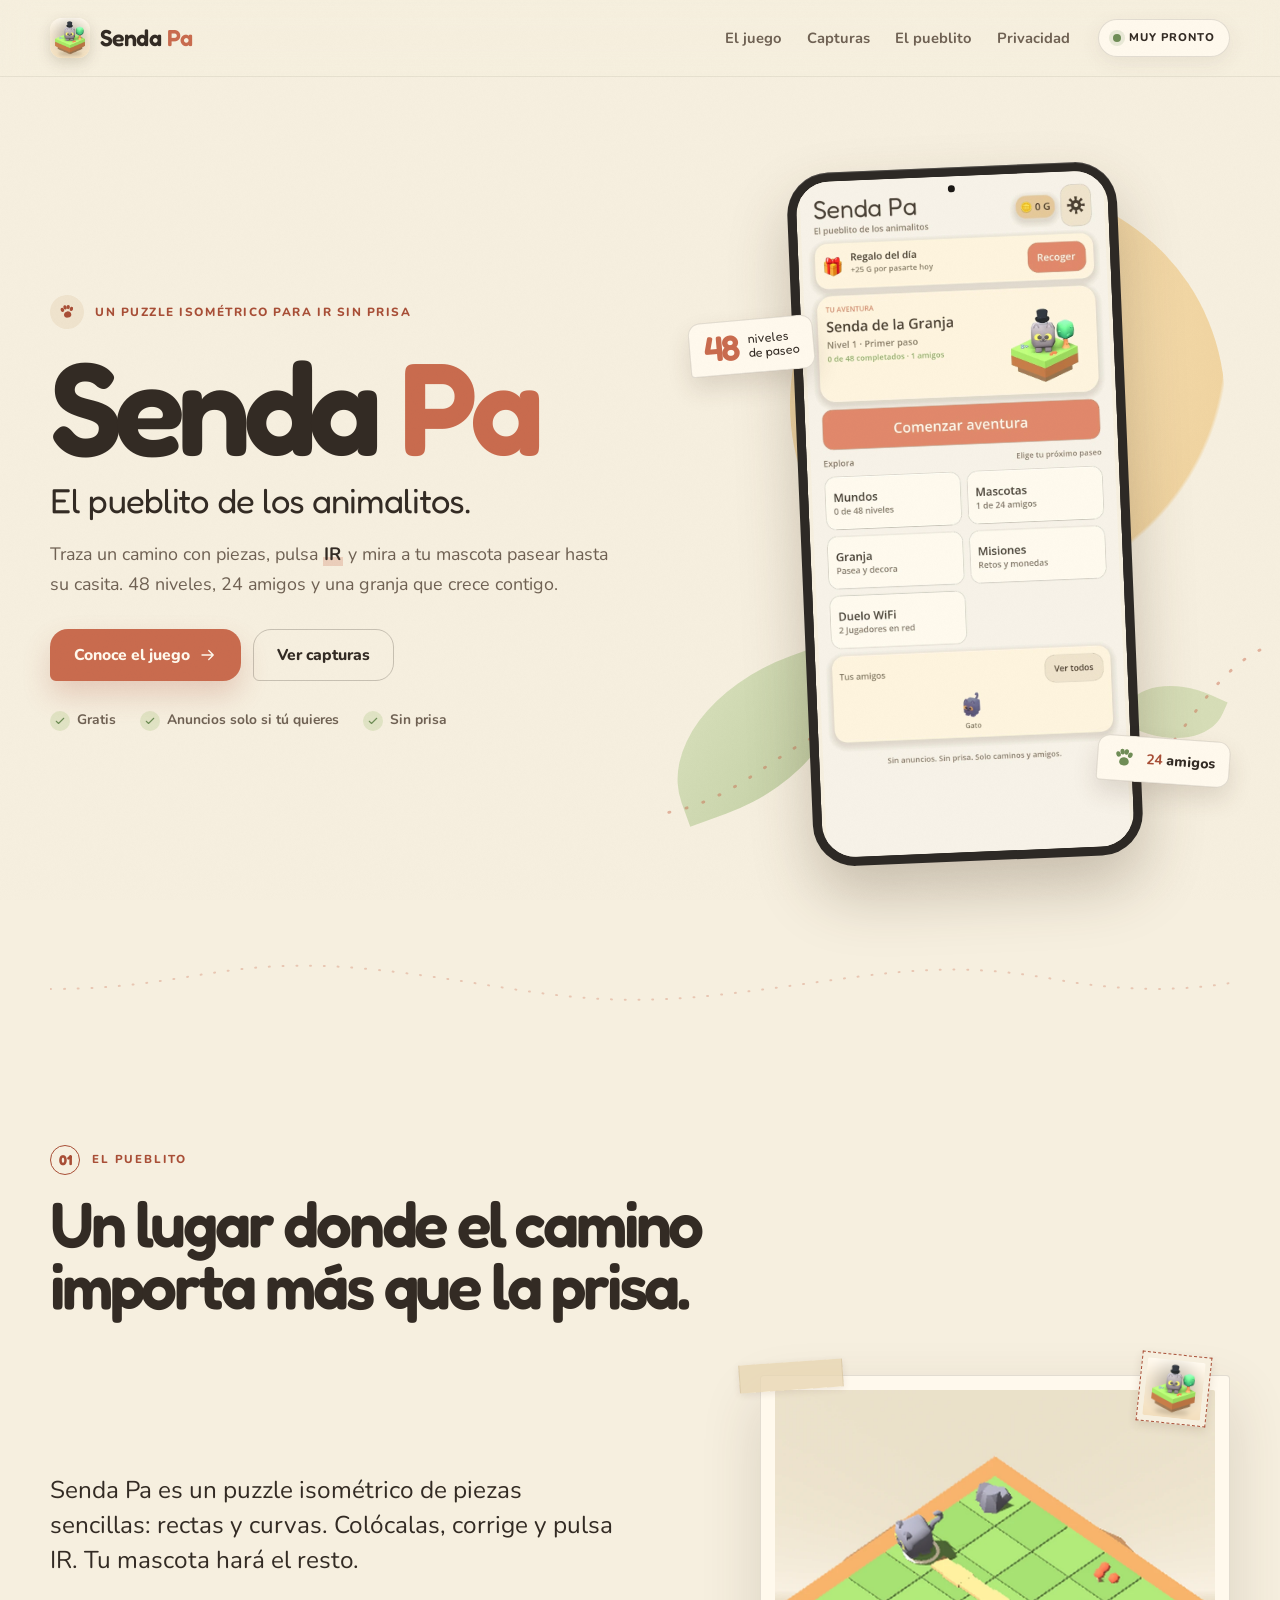
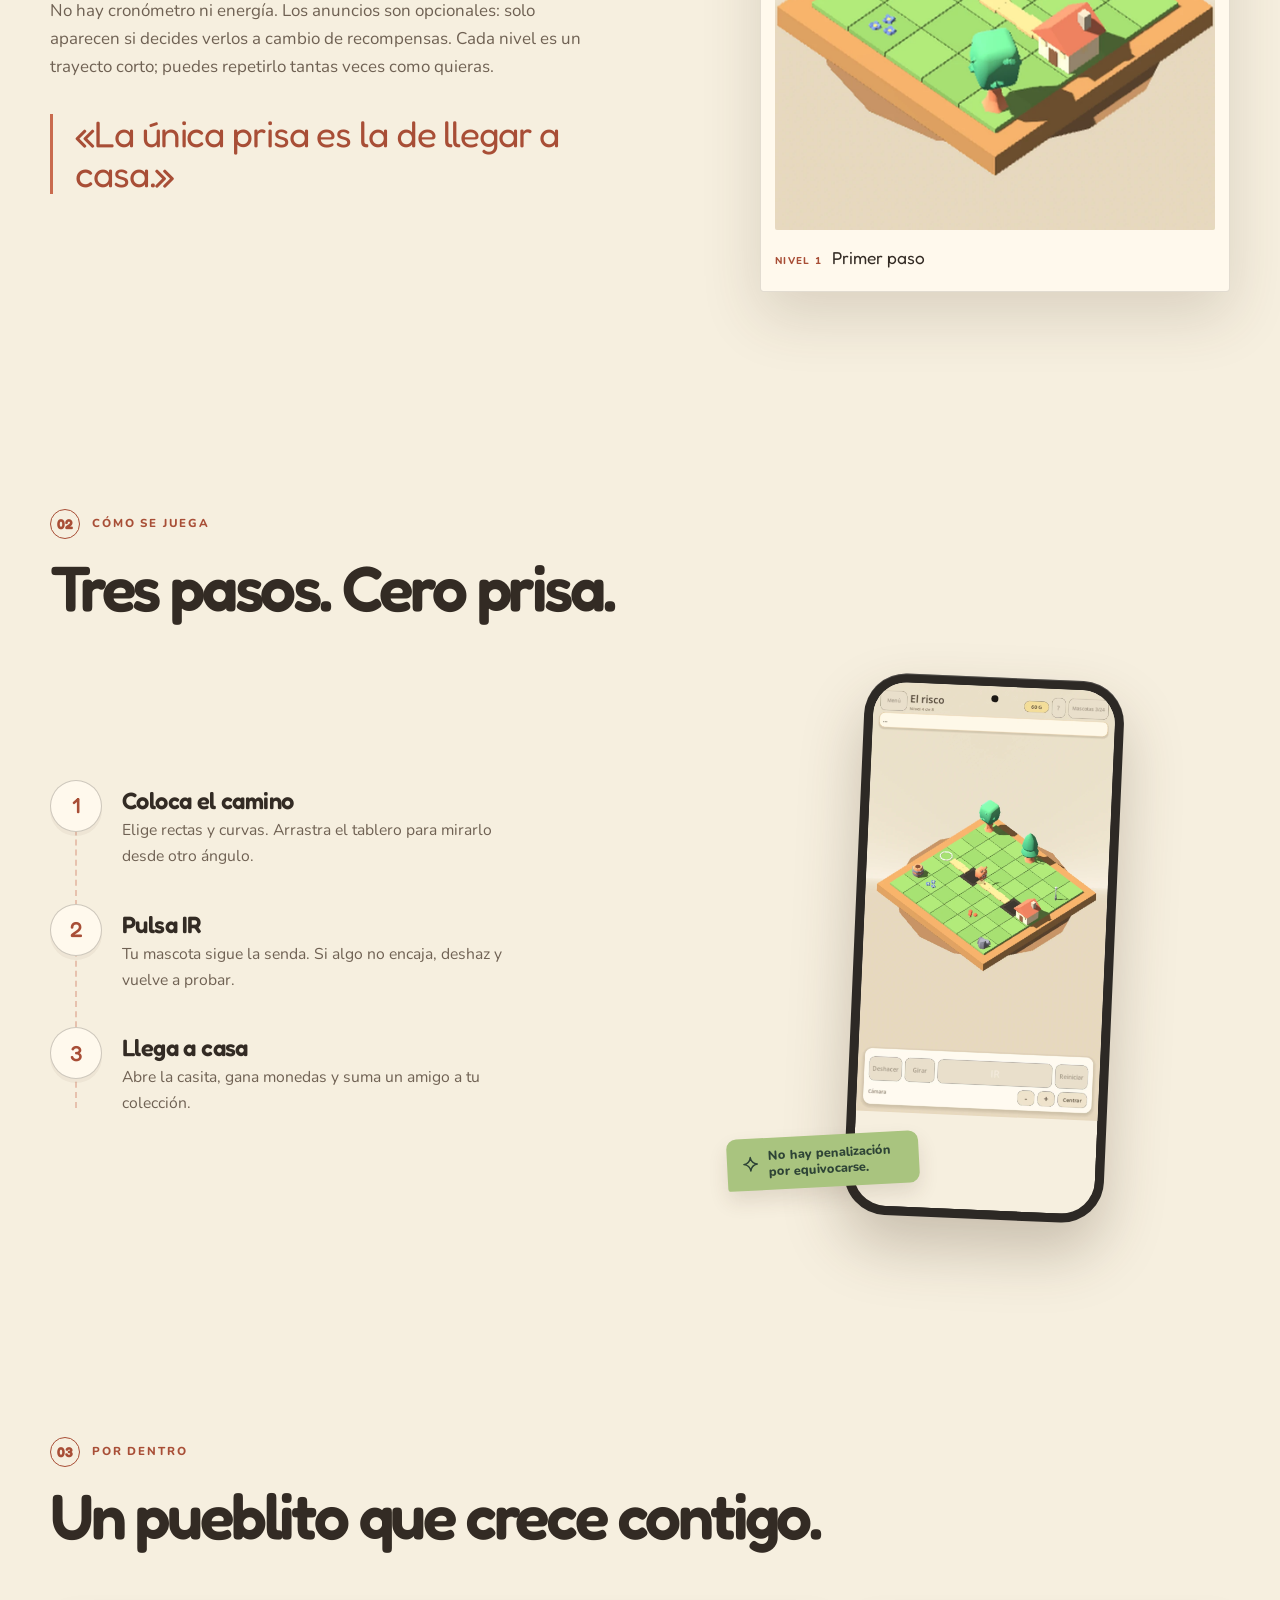
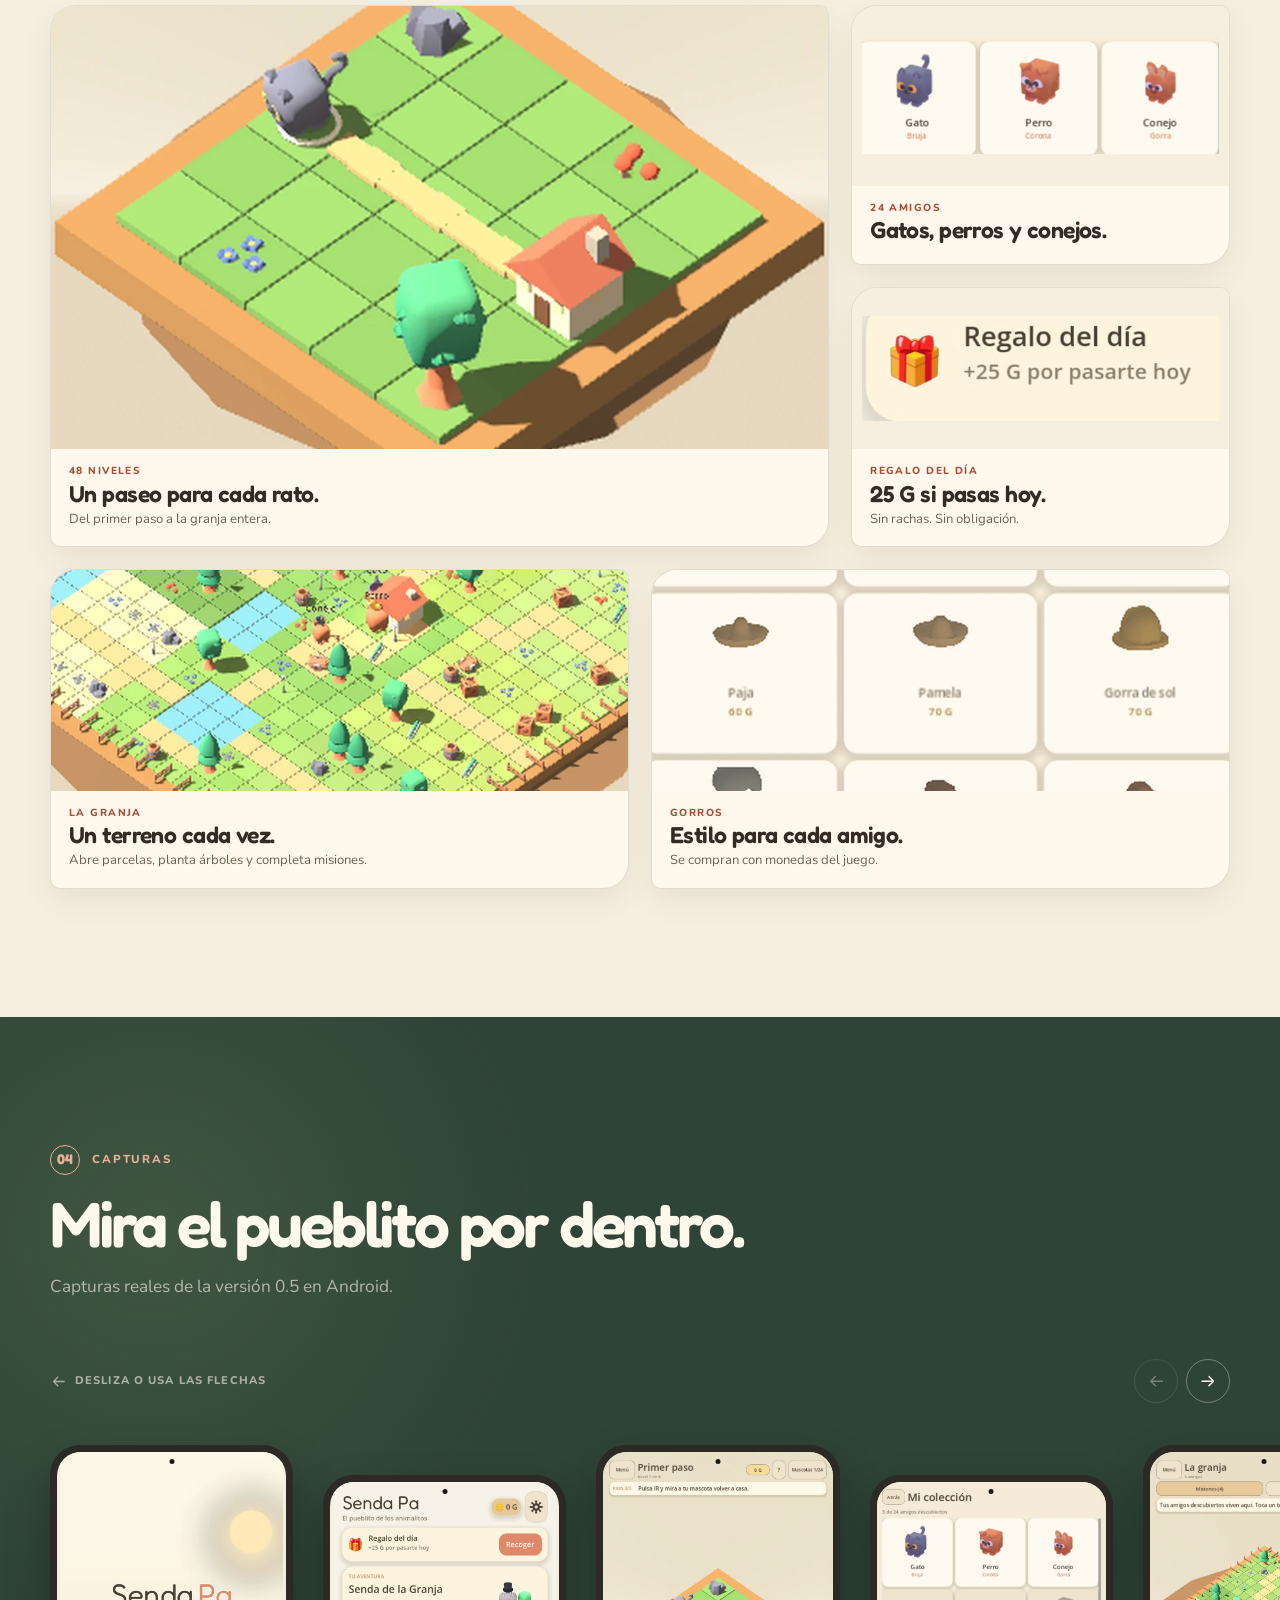
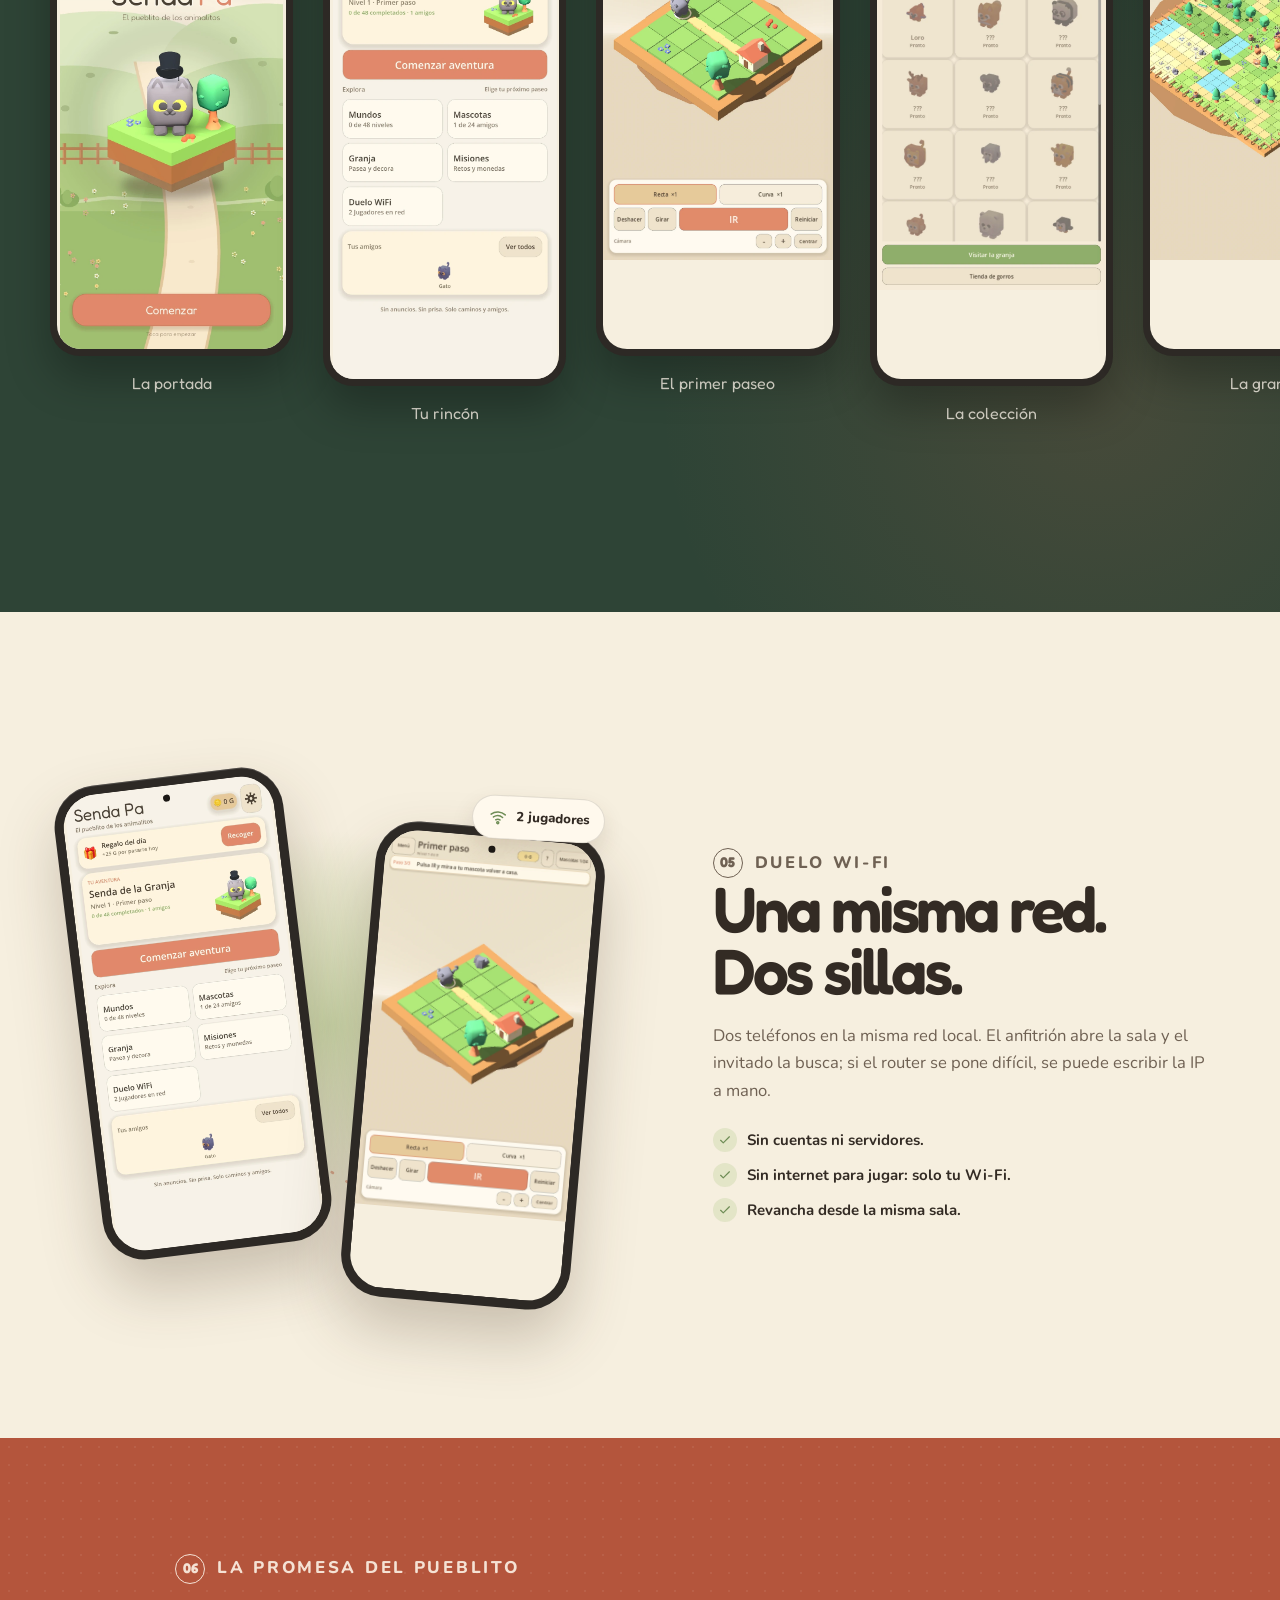
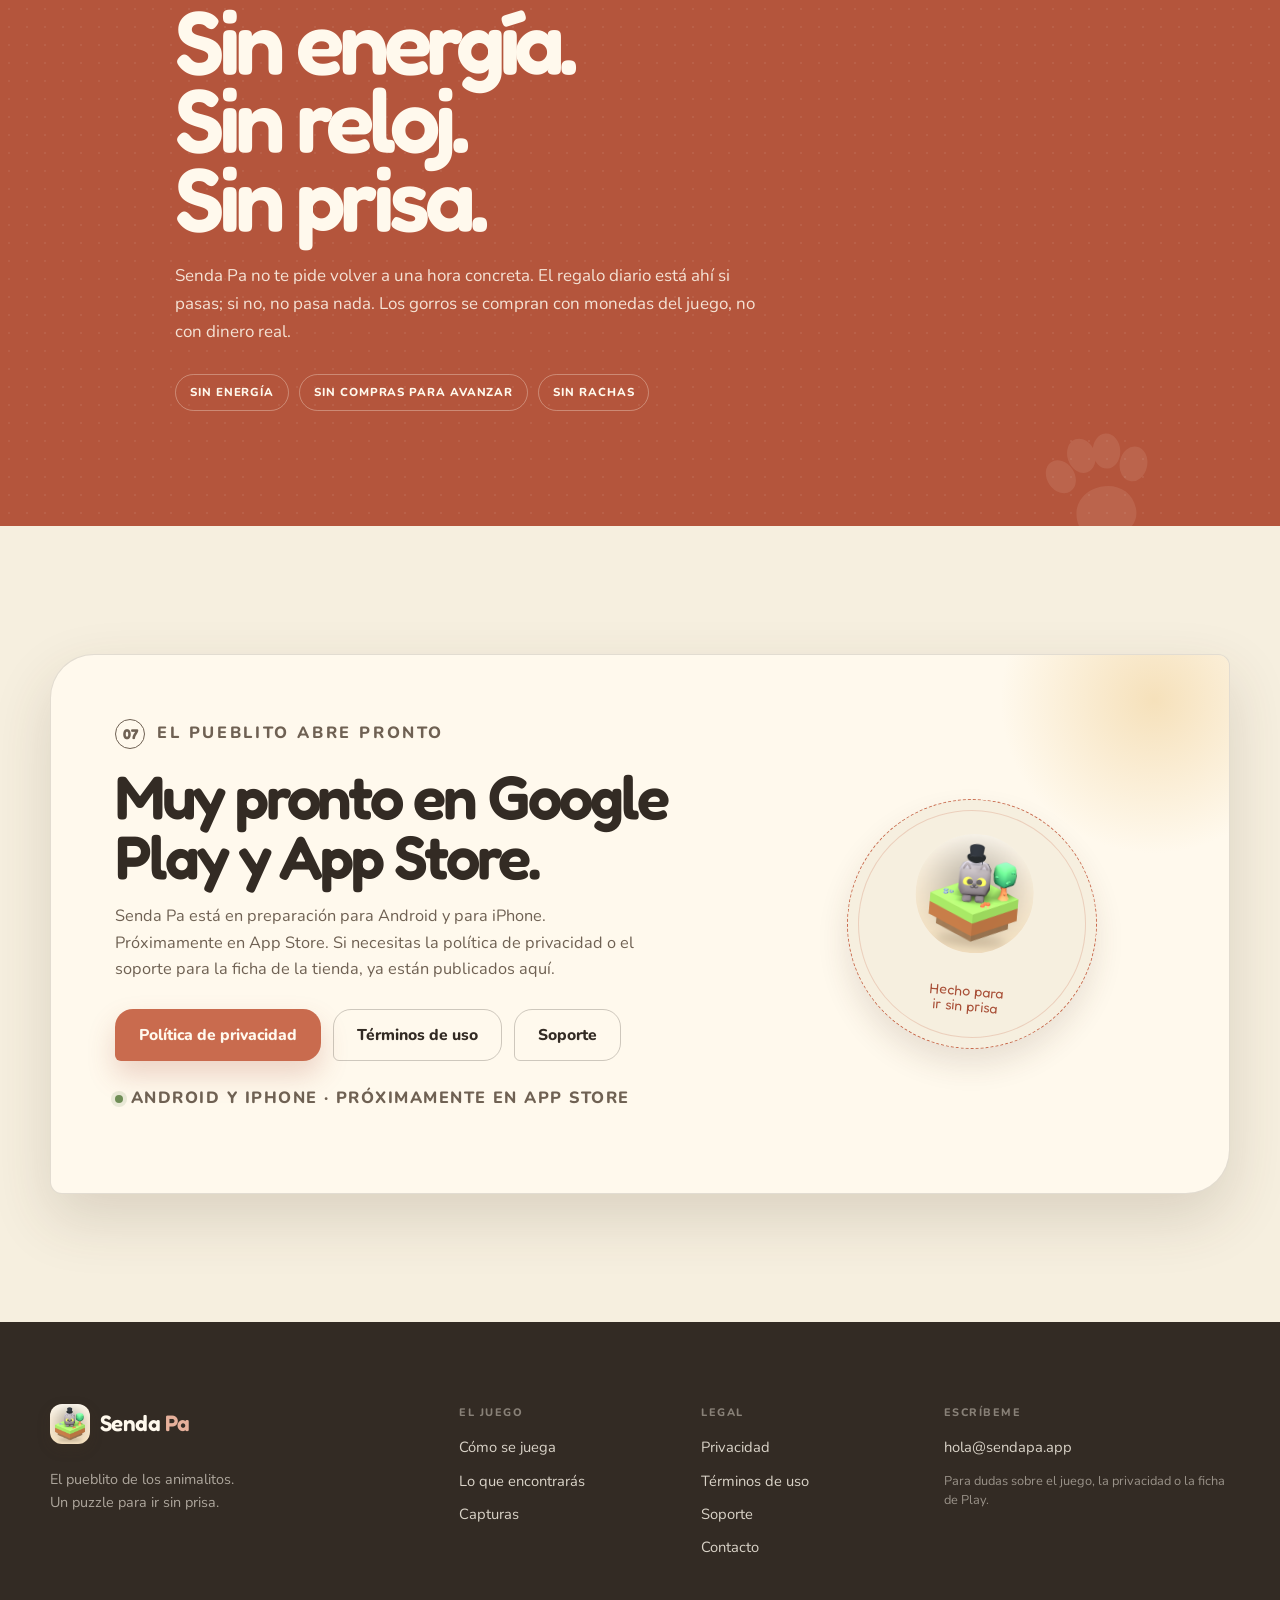
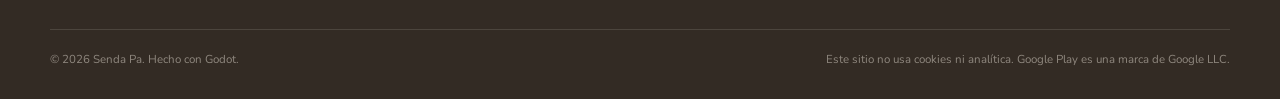
<file: index.html>
<!doctype html>
<html lang="es">
<head>
  <meta charset="utf-8">
  <meta name="viewport" content="width=device-width, initial-scale=1">
  <title>Senda Pa — Un puzzle isométrico para ir sin prisa</title>
  <meta name="description" content="Senda Pa es un puzzle isométrico para Android. 48 niveles, 24 amigos, granja, gorros y duelo Wi-Fi local. Sin energía ni temporizadores. Anuncios solo si tú quieres.">
  <meta name="theme-color" content="#f6efdf">
  <meta name="color-scheme" content="light">
  <script>document.documentElement.classList.add("js");</script>

  <link rel="icon" href="assets/favicon.ico" sizes="any">
  <link rel="icon" type="image/png" href="assets/icon-32.png" sizes="32x32">
  <link rel="apple-touch-icon" href="assets/icon-180.png">
  <link rel="preload" href="assets/fonts/Fredoka.ttf" as="font" type="font/ttf" crossorigin>
  <link rel="preload" href="assets/fonts/Nunito-400.ttf" as="font" type="font/ttf" crossorigin>
  <link rel="stylesheet" href="styles.css">

  <meta property="og:type" content="website">
  <meta property="og:locale" content="es_ES">
  <meta property="og:site_name" content="Senda Pa">
  <meta property="og:title" content="Senda Pa — El pueblito de los animalitos">
  <meta property="og:description" content="Un puzzle isométrico para ir sin prisa. 48 niveles, 24 amigos, granja y duelo Wi-Fi local. Sin energía ni temporizadores. Anuncios solo si tú quieres.">
  <meta property="og:image" content="assets/og-image.jpg">
  <meta name="twitter:card" content="summary_large_image">
  <meta name="twitter:title" content="Senda Pa — El pueblito de los animalitos">
  <meta name="twitter:description" content="Un puzzle isométrico para ir sin prisa. 48 niveles, 24 amigos, granja y duelo Wi-Fi local.">
  <meta name="twitter:image" content="assets/og-image.jpg">

  <script type="application/ld+json">
  {
    "@context": "https://schema.org",
    "@type": "VideoGame",
    "name": "Senda Pa",
    "description": "Puzzle isométrico para Android con 48 niveles, 24 mascotas, granja, gorros y duelo Wi-Fi local.",
    "applicationCategory": "GameApplication",
    "operatingSystem": "Android",
    "gamePlatform": "Android",
    "genre": "Puzzle",
    "inLanguage": "es",
    "offers": {
      "@type": "Offer",
      "price": "0",
      "priceCurrency": "USD"
    }
  }
  </script>
</head>
<body>
  <a class="skip-link" href="#contenido">Saltar al contenido</a>

  <svg class="svg-sprite" aria-hidden="true" xmlns="http://www.w3.org/2000/svg">
    <symbol id="i-paw" viewBox="0 0 24 24">
      <ellipse cx="6.2" cy="8.1" rx="2.2" ry="2.8" transform="rotate(-22 6.2 8.1)"/>
      <ellipse cx="10.1" cy="5.5" rx="2.2" ry="2.8" transform="rotate(-8 10.1 5.5)"/>
      <ellipse cx="14.2" cy="5.6" rx="2.2" ry="2.8" transform="rotate(9 14.2 5.6)"/>
      <ellipse cx="18" cy="8.5" rx="2.2" ry="2.8" transform="rotate(23 18 8.5)"/>
      <path d="M7.3 15.5c0-2.8 2.2-4.5 4.8-4.5s4.8 1.7 4.8 4.5c0 2.3-1.8 3.7-4.8 3.7s-4.8-1.4-4.8-3.7Z"/>
    </symbol>
    <symbol id="i-arrow-right" viewBox="0 0 24 24">
      <path d="M4 12h15M13 6l6 6-6 6"/>
    </symbol>
    <symbol id="i-arrow-left" viewBox="0 0 24 24">
      <path d="M20 12H5M11 18l-6-6 6-6"/>
    </symbol>
    <symbol id="i-check" viewBox="0 0 24 24">
      <path d="m4.5 12.5 4.5 4.5L19.5 6.5"/>
    </symbol>
    <symbol id="i-wifi" viewBox="0 0 24 24">
      <path d="M3.5 9.2a13.4 13.4 0 0 1 17 0M6.5 12.4a9 9 0 0 1 11 0M9.5 15.6a4.7 4.7 0 0 1 5 0"/>
      <circle cx="12" cy="19" r="1.2" class="fill"/>
    </symbol>
    <symbol id="i-spark" viewBox="0 0 24 24">
      <path d="M12 3.5c.7 4.7 3.8 7.8 8.5 8.5-4.7.7-7.8 3.8-8.5 8.5-.7-4.7-3.8-7.8-8.5-8.5 4.7-.7 7.8-3.8 8.5-8.5Z"/>
    </symbol>
    <symbol id="i-home" viewBox="0 0 24 24">
      <path d="m3.5 10.5 8.5-7 8.5 7M5.5 9.5v10h13v-10M9.5 19.5v-5h5v5"/>
    </symbol>
    <symbol id="i-gift" viewBox="0 0 24 24">
      <path d="M3.5 9.5h17v10h-17zM2.5 7.5h19v4h-19zM12 7.5v12"/>
      <path d="M12 7.5H8.2A2.2 2.2 0 1 1 10.4 5c1.1 1 1.6 2.5 1.6 2.5ZM12 7.5h3.8A2.2 2.2 0 1 0 13.6 5c-1.1 1-1.6 2.5-1.6 2.5Z"/>
    </symbol>
    <symbol id="i-hat" viewBox="0 0 24 24">
      <path d="M8.5 10.5 9.8 3h4.4l1.3 7.5M6 10.5h12l1 3H5zM8 13.5h8V20H8z"/>
    </symbol>
    <symbol id="i-leaf" viewBox="0 0 24 24">
      <path d="M5 19c8.5 0 14-5.2 14-14-8.8 0-14 5.2-14 14ZM5 19c1.8-4.3 5.2-7.7 9.5-9.5"/>
    </symbol>
    <symbol id="i-close" viewBox="0 0 24 24">
      <path d="m6 6 12 12M18 6 6 18"/>
    </symbol>
  </svg>

  <header class="site-header">
    <div class="container header-inner">
      <a class="brand" href="./" aria-label="Senda Pa, inicio">
        <img src="assets/icon.png" width="40" height="40" alt="">
        <span class="brand-word">Senda <em>Pa</em></span>
      </a>
      <nav class="main-nav" aria-label="Principal">
        <a href="#juego">El juego</a>
        <a href="#capturas">Capturas</a>
        <a href="#pueblito">El pueblito</a>
        <a href="privacidad/">Privacidad</a>
      </nav>
      <a class="header-pill" href="#disponible"><span class="status-dot" aria-hidden="true"></span> Muy pronto</a>
    </div>
  </header>

  <main id="contenido">
    <section class="hero container" aria-labelledby="hero-title">
      <div class="hero-copy" data-reveal>
        <p class="eyebrow">
          <span class="eyebrow-mark" aria-hidden="true"><svg class="icon icon--fill"><use href="#i-paw"/></svg></span>
          Un puzzle isométrico para ir sin prisa
        </p>
        <h1 id="hero-title">Senda <span>Pa</span></h1>
        <p class="hero-tagline">El pueblito de los animalitos.</p>
        <p class="hero-lede">Traza un camino con piezas, pulsa <strong>IR</strong> y mira a tu mascota pasear hasta su casita. 48 niveles, 24 amigos y una granja que crece contigo.</p>
        <div class="hero-actions">
          <a class="btn btn--primary" href="#juego">Conoce el juego <svg class="icon" aria-hidden="true"><use href="#i-arrow-right"/></svg></a>
          <a class="btn btn--ghost" href="#capturas">Ver capturas</a>
        </div>
        <ul class="hero-facts" aria-label="Lo esencial">
          <li><svg class="icon" aria-hidden="true"><use href="#i-check"/></svg> Gratis</li>
          <li><svg class="icon" aria-hidden="true"><use href="#i-check"/></svg> Anuncios solo si tú quieres</li>
          <li><svg class="icon" aria-hidden="true"><use href="#i-check"/></svg> Sin prisa</li>
        </ul>
      </div>

      <div class="hero-art" data-reveal style="--delay: .12s">
        <div class="sun-disc" aria-hidden="true"></div>
        <div class="leaf leaf--one" aria-hidden="true"></div>
        <div class="leaf leaf--two" aria-hidden="true"></div>
        <div class="phone phone--hero">
          <div class="phone-screen">
            <img src="assets/screens/inicio.webp" width="760" height="1689" alt="Pantalla de inicio de Senda Pa con el gato, el regalo diario y los accesos a mundos, mascotas, granja y misiones." fetchpriority="high">
          </div>
        </div>
        <div class="sticker sticker--levels" aria-hidden="true">
          <span class="sticker-num">48</span>
          <span>niveles<br>de paseo</span>
        </div>
        <div class="sticker sticker--friends" aria-hidden="true">
          <svg class="icon icon--fill"><use href="#i-paw"/></svg>
          <span><strong>24</strong> amigos</span>
        </div>
        <svg class="hero-trail" viewBox="0 0 520 360" fill="none" aria-hidden="true">
          <path d="M-20 310C78 310 112 226 190 230c74 4 84 102 172 76 84-25 92-132 178-146" stroke="currentColor" stroke-width="2.4" stroke-linecap="round" stroke-dasharray="1 14"/>
        </svg>
      </div>
    </section>

    <div class="trail-divider container" aria-hidden="true">
      <svg viewBox="0 0 1200 74" preserveAspectRatio="none">
        <path d="M0 46C142 46 176 12 324 26c144 14 208 42 354 26 156-17 216-38 342-16 72 13 130 12 180 4" fill="none" stroke="currentColor" stroke-width="2" stroke-linecap="round" stroke-dasharray="1 13"/>
      </svg>
    </div>

    <section id="juego" class="section container story" aria-labelledby="story-title">
      <div class="section-head" data-reveal>
        <p class="kicker"><span class="kicker-num">01</span> El pueblito</p>
        <h2 id="story-title">Un lugar donde el camino importa más que la prisa.</h2>
      </div>
      <div class="story-grid">
        <div class="story-copy" data-reveal>
          <p class="lead">Senda Pa es un puzzle isométrico de piezas sencillas: rectas y curvas. Colócalas, corrige y pulsa IR. Tu mascota hará el resto.</p>
          <p>No hay cronómetro ni energía. Los anuncios son opcionales: solo aparecen si decides verlos a cambio de recompensas. Cada nivel es un trayecto corto; puedes repetirlo tantas veces como quieras.</p>
          <blockquote class="pullquote">«La única prisa es la de llegar a casa.»</blockquote>
        </div>
        <figure class="postcard" data-reveal style="--delay: .1s">
          <div class="postcard-tape" aria-hidden="true"></div>
          <img src="assets/features/niveles.webp" width="1000" height="1000" alt="Tablero isométrico del nivel uno, con la mascota y el camino hasta la casita." loading="lazy">
          <figcaption><span>Nivel 1</span> Primer paso</figcaption>
          <div class="postcard-stamp" aria-hidden="true">
            <img src="assets/icon.png" width="64" height="64" alt="" loading="lazy">
          </div>
        </figure>
      </div>
    </section>

    <section class="section section--tight container how" aria-labelledby="how-title">
      <div class="section-head" data-reveal>
        <p class="kicker"><span class="kicker-num">02</span> Cómo se juega</p>
        <h2 id="how-title">Tres pasos. Cero prisa.</h2>
      </div>
      <div class="how-grid">
        <ol class="steps" data-reveal>
          <li class="step">
            <span class="step-num">1</span>
            <div>
              <h3>Coloca el camino</h3>
              <p>Elige rectas y curvas. Arrastra el tablero para mirarlo desde otro ángulo.</p>
            </div>
          </li>
          <li class="step">
            <span class="step-num">2</span>
            <div>
              <h3>Pulsa IR</h3>
              <p>Tu mascota sigue la senda. Si algo no encaja, deshaz y vuelve a probar.</p>
            </div>
          </li>
          <li class="step">
            <span class="step-num">3</span>
            <div>
              <h3>Llega a casa</h3>
              <p>Abre la casita, gana monedas y suma un amigo a tu colección.</p>
            </div>
          </li>
        </ol>
        <div class="how-art" data-reveal style="--delay: .1s">
          <div class="phone phone--how">
            <div class="phone-screen">
              <img src="assets/screens/salto.webp" width="860" height="1528" alt="La mascota saltando dentro del nivel isométrico." loading="lazy">
            </div>
          </div>
          <div class="how-note">
            <svg class="icon" aria-hidden="true"><use href="#i-spark"/></svg>
            <span>No hay penalización por equivocarse.</span>
          </div>
        </div>
      </div>
    </section>

    <section id="pueblito" class="section container features" aria-labelledby="features-title">
      <div class="section-head" data-reveal>
        <p class="kicker"><span class="kicker-num">03</span> Por dentro</p>
        <h2 id="features-title">Un pueblito que crece contigo.</h2>
      </div>
      <div class="bento">
        <article class="bento-card bento-card--levels" data-reveal>
          <img src="assets/features/niveles.webp" width="1000" height="1000" alt="Tablero isométrico verde con el camino, la mascota y la casita." loading="lazy">
          <div class="bento-copy">
            <span class="bento-eyebrow">48 niveles</span>
            <h3>Un paseo para cada rato.</h3>
            <p>Del primer paso a la granja entera.</p>
          </div>
        </article>
        <article class="bento-card bento-card--pets" data-reveal style="--delay: .06s">
          <img src="assets/features/amigos.webp" width="1000" height="323" alt="Tres mascotas de la colección: gato, perro y conejo, cada una con un gorro." loading="lazy">
          <div class="bento-copy">
            <span class="bento-eyebrow">24 amigos</span>
            <h3>Gatos, perros y conejos.</h3>
          </div>
        </article>
        <article class="bento-card bento-card--daily" data-reveal style="--delay: .1s">
          <img src="assets/features/regalo.webp" width="1000" height="296" alt="Tarjeta del regalo diario de 25 monedas." loading="lazy">
          <div class="bento-copy">
            <span class="bento-eyebrow">Regalo del día</span>
            <h3>25 G si pasas hoy.</h3>
            <p>Sin rachas. Sin obligación.</p>
          </div>
        </article>
        <article class="bento-card bento-card--farm" data-reveal>
          <img src="assets/features/granja.webp" width="900" height="1260" alt="La granja isométrica con parcelas abiertas, árboles y la casita." loading="lazy">
          <div class="bento-copy">
            <span class="bento-eyebrow">La granja</span>
            <h3>Un terreno cada vez.</h3>
            <p>Abre parcelas, planta árboles y completa misiones.</p>
          </div>
        </article>
        <article class="bento-card bento-card--hats" data-reveal style="--delay: .06s">
          <img src="assets/features/gorros.webp" width="900" height="1215" alt="Tienda de gorros con sombreros de distintos estilos." loading="lazy">
          <div class="bento-copy">
            <span class="bento-eyebrow">Gorros</span>
            <h3>Estilo para cada amigo.</h3>
            <p>Se compran con monedas del juego.</p>
          </div>
        </article>
      </div>
    </section>

    <section id="capturas" class="section section--gallery" aria-labelledby="gallery-title">
      <div class="container">
        <div class="section-head section-head--inverse" data-reveal>
          <p class="kicker"><span class="kicker-num">04</span> Capturas</p>
          <h2 id="gallery-title">Mira el pueblito por dentro.</h2>
          <p class="section-sub">Capturas reales de la versión 0.5 en Android.</p>
        </div>
        <div class="gallery-controls">
          <p class="gallery-hint"><svg class="icon" aria-hidden="true"><use href="#i-arrow-left"/></svg> Desliza o usa las flechas</p>
          <div class="gallery-buttons">
            <button class="round-btn" type="button" data-gallery-prev aria-label="Captura anterior"><svg class="icon" aria-hidden="true"><use href="#i-arrow-left"/></svg></button>
            <button class="round-btn" type="button" data-gallery-next aria-label="Siguiente captura"><svg class="icon" aria-hidden="true"><use href="#i-arrow-right"/></svg></button>
          </div>
        </div>
      </div>
      <div class="gallery-viewport">
        <div class="gallery-track" data-gallery-track>
          <a class="shot" href="assets/screens/portada.webp" data-lightbox data-caption="La portada">
            <div class="phone phone--gallery"><div class="phone-screen"><img src="assets/screens/portada.webp" width="760" height="1689" alt="Pantalla de inicio con el título Senda Pa, el gato y el botón Comenzar." loading="lazy"></div></div>
            <span class="shot-caption">La portada</span>
          </a>
          <a class="shot" href="assets/screens/inicio.webp" data-lightbox data-caption="Tu rincón">
            <div class="phone phone--gallery"><div class="phone-screen"><img src="assets/screens/inicio.webp" width="760" height="1689" alt="Pantalla principal con el regalo diario y la senda de la granja." loading="lazy"></div></div>
            <span class="shot-caption">Tu rincón</span>
          </a>
          <a class="shot" href="assets/screens/nivel.webp" data-lightbox data-caption="El primer paseo">
            <div class="phone phone--gallery"><div class="phone-screen"><img src="assets/screens/nivel.webp" width="860" height="1528" alt="Nivel uno del puzzle con el tablero y la mascota." loading="lazy"></div></div>
            <span class="shot-caption">El primer paseo</span>
          </a>
          <a class="shot" href="assets/screens/coleccion.webp" data-lightbox data-caption="La colección">
            <div class="phone phone--gallery"><div class="phone-screen"><img src="assets/screens/coleccion.webp" width="860" height="1528" alt="Pantalla de la colección con gato, perro y conejo descubiertos." loading="lazy"></div></div>
            <span class="shot-caption">La colección</span>
          </a>
          <a class="shot" href="assets/screens/granja.webp" data-lightbox data-caption="La granja">
            <div class="phone phone--gallery"><div class="phone-screen"><img src="assets/screens/granja.webp" width="860" height="1528" alt="La granja con parcelas, árboles y camino." loading="lazy"></div></div>
            <span class="shot-caption">La granja</span>
          </a>
          <a class="shot" href="assets/screens/tienda.webp" data-lightbox data-caption="La tienda de gorros">
            <div class="phone phone--gallery"><div class="phone-screen"><img src="assets/screens/tienda.webp" width="860" height="1528" alt="Tienda de gorros con sombreros y precios en monedas del juego." loading="lazy"></div></div>
            <span class="shot-caption">La tienda de gorros</span>
          </a>
          <a class="shot" href="assets/screens/victoria.webp" data-lightbox data-caption="Vuelta a casa">
            <div class="phone phone--gallery"><div class="phone-screen"><img src="assets/screens/victoria.webp" width="860" height="1528" alt="Pantalla de victoria al llegar a la casita." loading="lazy"></div></div>
            <span class="shot-caption">Vuelta a casa</span>
          </a>
        </div>
      </div>
    </section>

    <section class="section container wifi" aria-labelledby="wifi-title">
      <div class="wifi-art" data-reveal>
        <div class="wifi-halo" aria-hidden="true"></div>
        <div class="phone phone--wifi phone--back">
          <div class="phone-screen"><img src="assets/screens/inicio.webp" width="760" height="1689" alt="Pantalla de inicio con el acceso al duelo Wi-Fi." loading="lazy"></div>
        </div>
        <div class="phone phone--wifi phone--front">
          <div class="phone-screen"><img src="assets/screens/nivel.webp" width="860" height="1528" alt="Nivel del puzzle en una partida de dos jugadores." loading="lazy"></div>
        </div>
        <div class="wifi-badge"><svg class="icon" aria-hidden="true"><use href="#i-wifi"/></svg><span>2 jugadores</span></div>
        <svg class="wifi-arcs" viewBox="0 0 420 220" fill="none" aria-hidden="true">
          <path d="M48 168c62-54 104-58 162-18 52 36 108 32 164-12" stroke="currentColor" stroke-width="2" stroke-linecap="round" stroke-dasharray="1 12"/>
        </svg>
      </div>
      <div class="wifi-copy" data-reveal style="--delay: .08s">
        <p class="kicker"><span class="kicker-num">05</span> Duelo Wi-Fi</p>
        <h2>Una misma red.<br>Dos sillas.</h2>
        <p>Dos teléfonos en la misma red local. El anfitrión abre la sala y el invitado la busca; si el router se pone difícil, se puede escribir la IP a mano.</p>
        <ul class="check-list">
          <li><svg class="icon" aria-hidden="true"><use href="#i-check"/></svg> Sin cuentas ni servidores.</li>
          <li><svg class="icon" aria-hidden="true"><use href="#i-check"/></svg> Sin internet para jugar: solo tu Wi-Fi.</li>
          <li><svg class="icon" aria-hidden="true"><use href="#i-check"/></svg> Revancha desde la misma sala.</li>
        </ul>
      </div>
    </section>

    <section class="promise" aria-labelledby="promise-title">
      <div class="promise-paw" aria-hidden="true"><svg class="icon icon--fill"><use href="#i-paw"/></svg></div>
      <div class="container promise-inner" data-reveal>
        <p class="kicker kicker--light"><span class="kicker-num">06</span> La promesa del pueblito</p>
        <h2 id="promise-title">Sin energía.<br>Sin reloj.<br>Sin prisa.</h2>
        <p>Senda Pa no te pide volver a una hora concreta. El regalo diario está ahí si pasas; si no, no pasa nada. Los gorros se compran con monedas del juego, no con dinero real.</p>
        <div class="promise-tags">
          <span>Sin energía</span>
          <span>Sin compras para avanzar</span>
          <span>Sin rachas</span>
        </div>
      </div>
    </section>

    <section id="disponible" class="section container final" aria-labelledby="final-title">
      <div class="final-card" data-reveal>
        <div class="final-copy">
          <p class="kicker"><span class="kicker-num">07</span> El pueblito abre pronto</p>
          <h2 id="final-title">Muy pronto en Google Play y App Store.</h2>
          <p>Senda Pa está en preparación para Android y para iPhone. Próximamente en App Store. Si necesitas la política de privacidad o el soporte para la ficha de la tienda, ya están publicados aquí.</p>
          <div class="final-actions">
            <a class="btn btn--primary" href="privacidad/">Política de privacidad</a>
            <a class="btn btn--ghost" href="terminos/">Términos de uso</a>
            <a class="btn btn--ghost" href="soporte/">Soporte</a>
          </div>
          <p class="final-meta"><span class="status-dot" aria-hidden="true"></span> Android y iPhone · Próximamente en App Store</p>
        </div>
        <div class="final-stamp" aria-hidden="true">
          <img src="assets/icon.png" width="160" height="160" alt="" loading="lazy">
          <span>Hecho para<br>ir sin prisa</span>
        </div>
      </div>
    </section>
  </main>

  <footer class="site-footer">
    <div class="container footer-grid">
      <div class="footer-brand">
        <a class="brand brand--footer" href="./" aria-label="Senda Pa, inicio">
          <img src="assets/icon.png" width="44" height="44" alt="" loading="lazy">
          <span class="brand-word">Senda <em>Pa</em></span>
        </a>
        <p>El pueblito de los animalitos.<br>Un puzzle para ir sin prisa.</p>
      </div>
      <nav class="footer-nav" aria-label="El juego">
        <h2>El juego</h2>
        <a href="#juego">Cómo se juega</a>
        <a href="#pueblito">Lo que encontrarás</a>
        <a href="#capturas">Capturas</a>
      </nav>
      <nav class="footer-nav" aria-label="Legal">
        <h2>Legal</h2>
        <a href="privacidad/">Privacidad</a>
        <a href="terminos/">Términos de uso</a>
        <a href="soporte/">Soporte</a>
        <a href="mailto:hola@sendapa.app">Contacto</a>
      </nav>
      <div class="footer-contact">
        <h2>Escríbeme</h2>
        <a href="mailto:hola@sendapa.app">hola@sendapa.app</a>
        <p>Para dudas sobre el juego, la privacidad o la ficha de Play.</p>
      </div>
    </div>
    <div class="container footer-bottom">
      <p>© 2026 Senda Pa. Hecho con Godot.</p>
      <p>Este sitio no usa cookies ni analítica. Google Play es una marca de Google LLC.</p>
    </div>
  </footer>

  <dialog class="lightbox" id="lightbox" aria-labelledby="lightbox-caption">
    <button class="lightbox-close" type="button" data-lightbox-close aria-label="Cerrar captura">
      <svg class="icon" aria-hidden="true"><use href="#i-close"/></svg>
    </button>
    <img alt="" width="860" height="1528">
    <p id="lightbox-caption"></p>
  </dialog>

  <script src="script.js" defer></script>
</body>
</html>
</file>
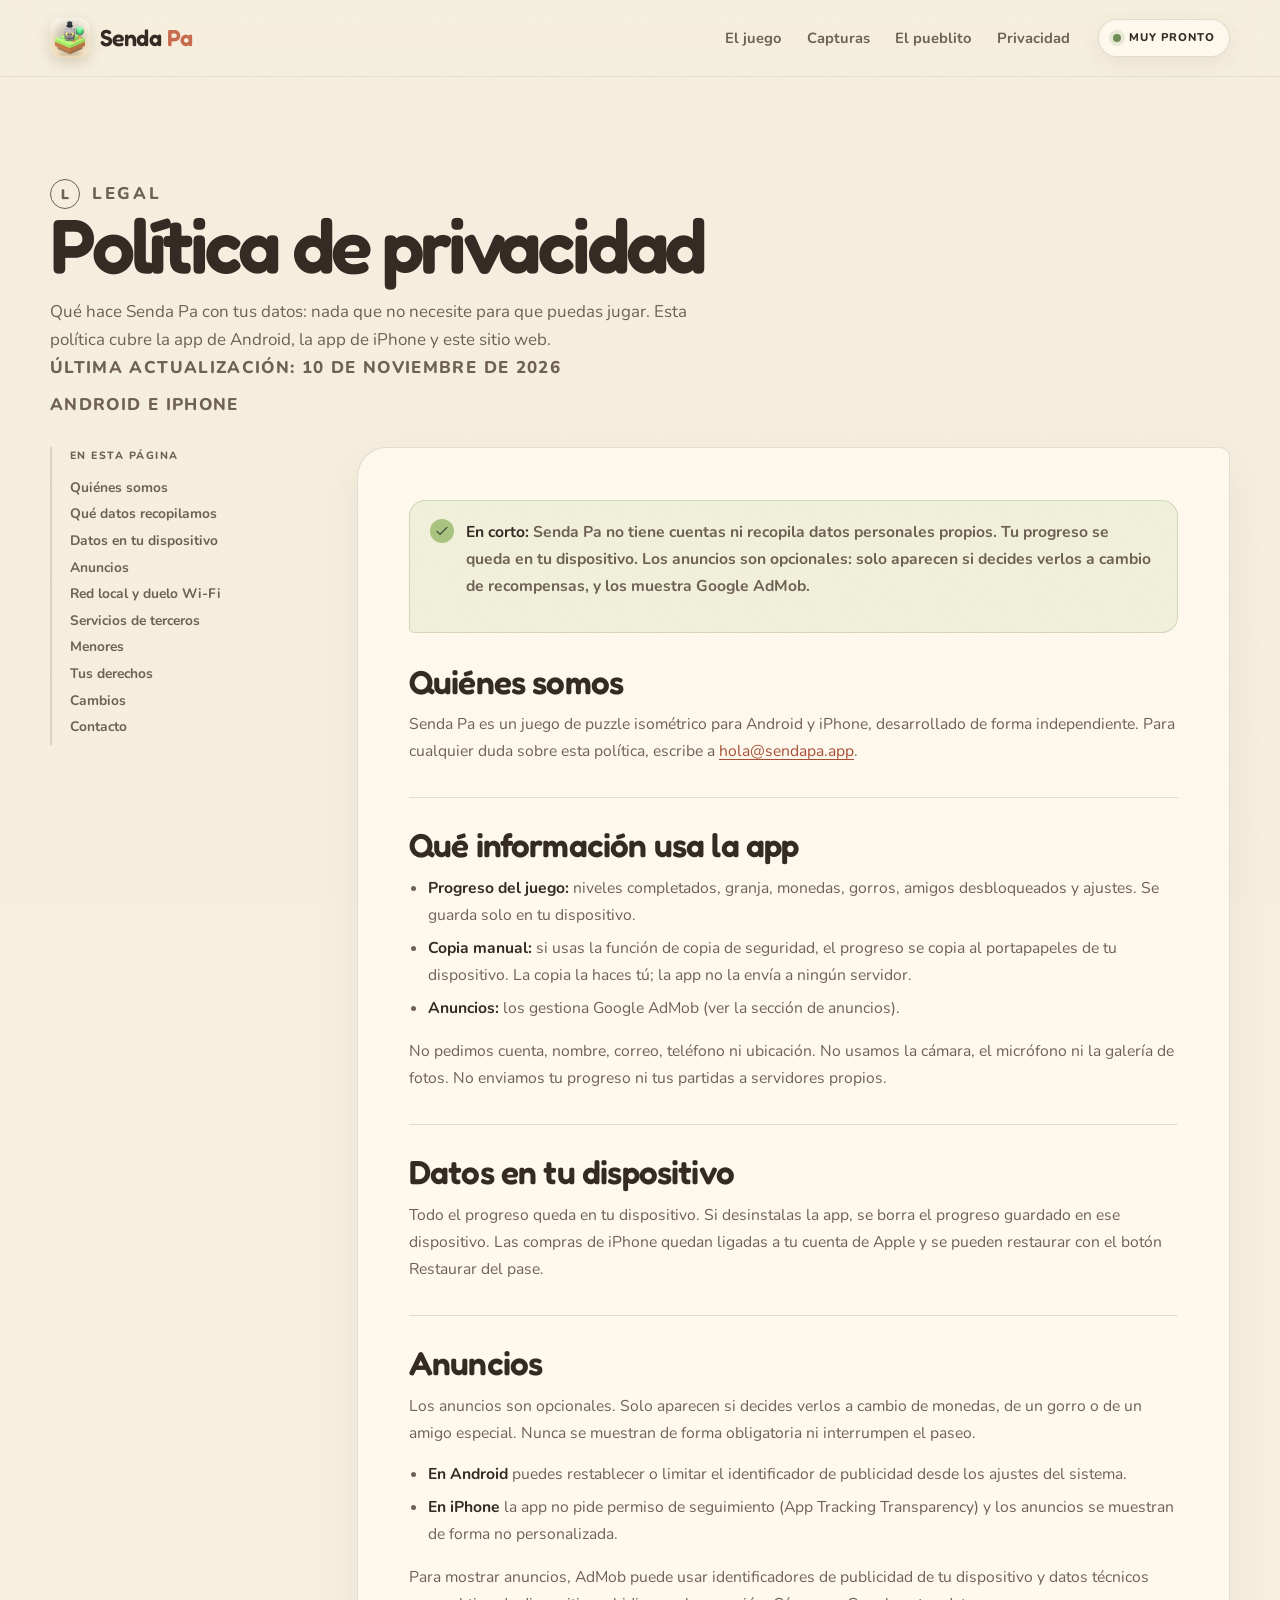
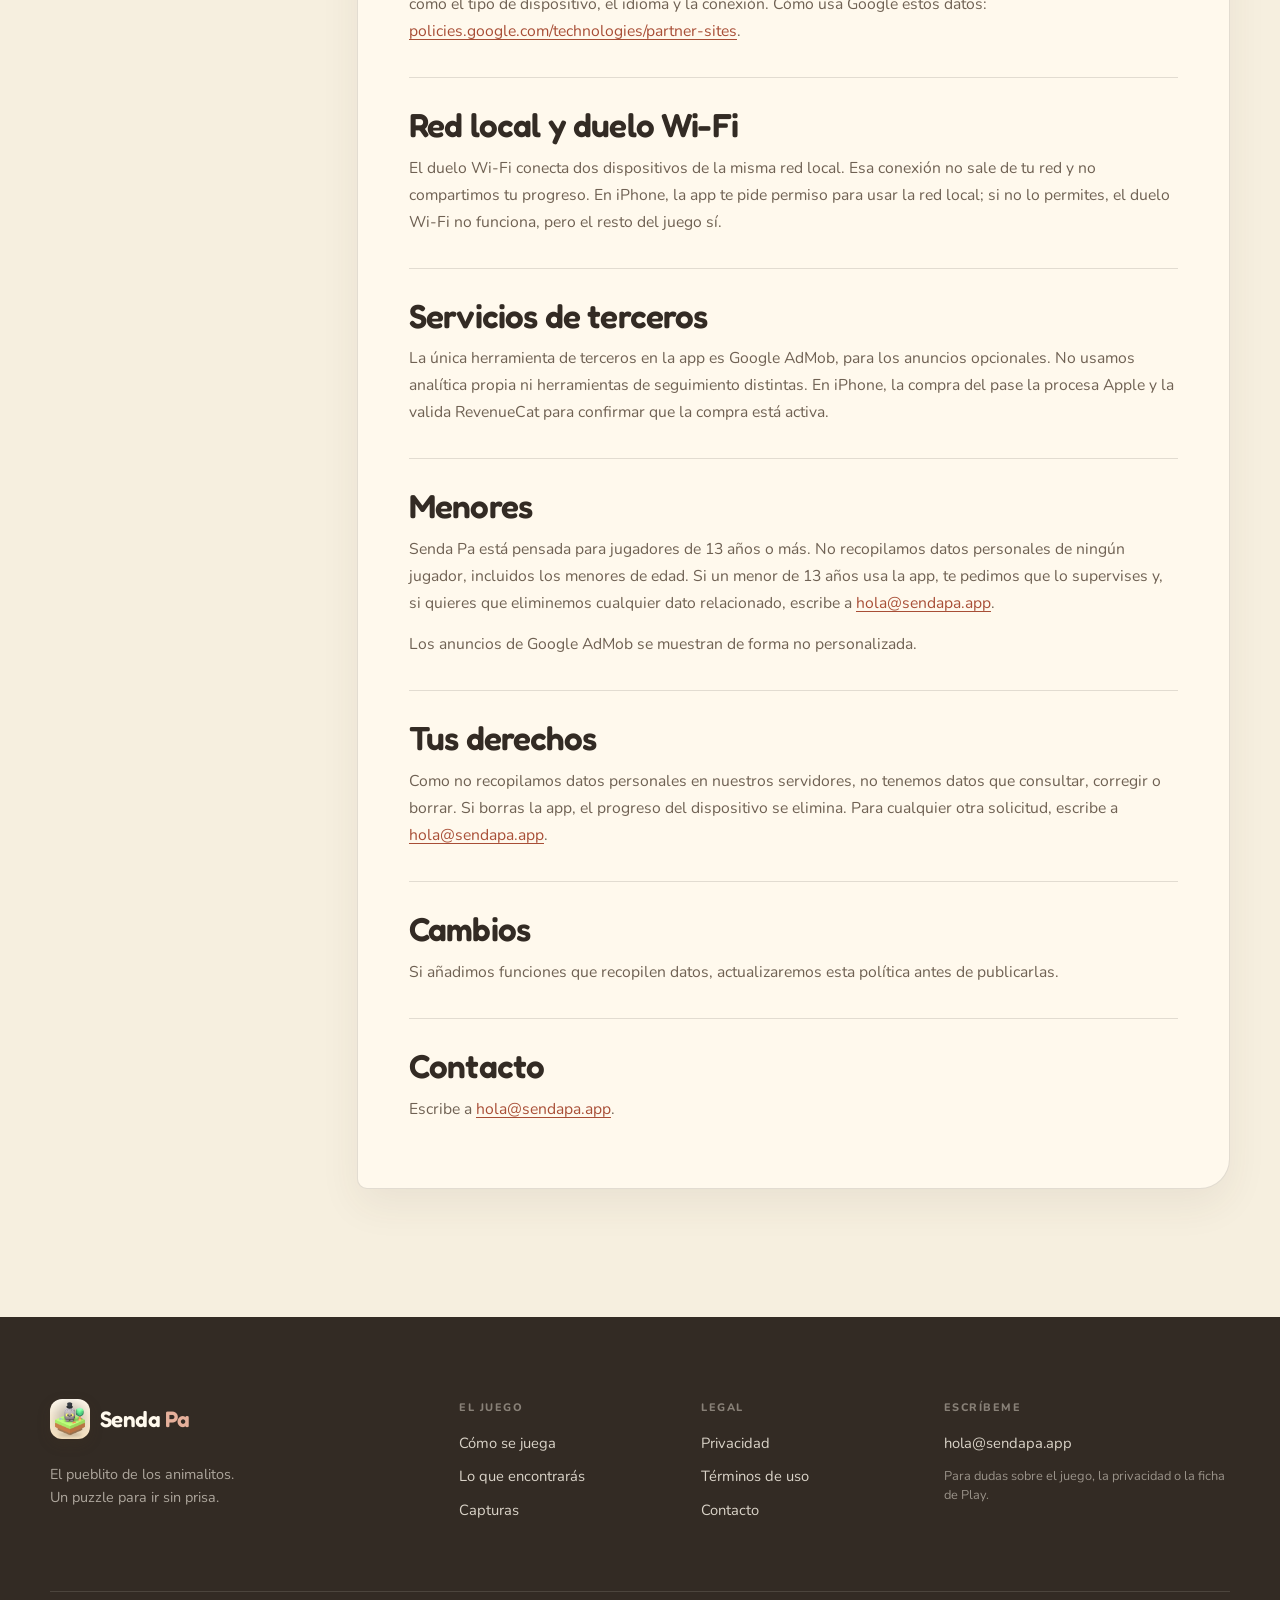
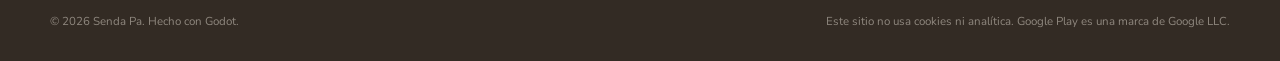
<file: privacidad/index.html>
<!doctype html>
<html lang="es">
<head>
  <meta charset="utf-8">
  <meta name="viewport" content="width=device-width, initial-scale=1">
  <title>Política de privacidad — Senda Pa</title>
  <meta name="description" content="Política de privacidad de Senda Pa: el juego no recopila datos personales, guarda el progreso en tu dispositivo y usa la red local solo para el duelo Wi-Fi.">
  <meta name="theme-color" content="#f6efdf">
  <meta name="color-scheme" content="light">

  <link rel="icon" href="../assets/favicon.ico" sizes="any">
  <link rel="icon" type="image/png" href="../assets/icon-32.png" sizes="32x32">
  <link rel="apple-touch-icon" href="../assets/icon-180.png">
  <link rel="preload" href="../assets/fonts/Fredoka.ttf" as="font" type="font/ttf" crossorigin>
  <link rel="preload" href="../assets/fonts/Nunito-400.ttf" as="font" type="font/ttf" crossorigin>
  <link rel="stylesheet" href="../styles.css">

  <meta property="og:type" content="article">
  <meta property="og:locale" content="es_ES">
  <meta property="og:site_name" content="Senda Pa">
  <meta property="og:title" content="Política de privacidad — Senda Pa">
  <meta property="og:description" content="Senda Pa no recopila datos personales. El progreso se queda en tu dispositivo y el duelo Wi-Fi usa solo tu red local.">
  <meta property="og:image" content="../assets/og-image.jpg">
</head>
<body>
  <a class="skip-link" href="#contenido">Saltar al contenido</a>

  <svg class="svg-sprite" aria-hidden="true" xmlns="http://www.w3.org/2000/svg">
    <symbol id="i-check" viewBox="0 0 24 24">
      <path d="m4.5 12.5 4.5 4.5L19.5 6.5"/>
    </symbol>
  </svg>

  <header class="site-header">
    <div class="container header-inner">
      <a class="brand" href="../" aria-label="Senda Pa, inicio">
        <img src="../assets/icon.png" width="40" height="40" alt="">
        <span class="brand-word">Senda <em>Pa</em></span>
      </a>
      <nav class="main-nav" aria-label="Principal">
        <a href="../#juego">El juego</a>
        <a href="../#capturas">Capturas</a>
        <a href="../#pueblito">El pueblito</a>
        <a href="./" aria-current="page">Privacidad</a>
      </nav>
      <a class="header-pill" href="../#disponible"><span class="status-dot" aria-hidden="true"></span> Muy pronto</a>
    </div>
  </header>

  <main id="contenido">
    <section class="legal-hero">
      <div class="container">
        <p class="kicker"><span class="kicker-num">L</span> Legal</p>
        <h1>Política de privacidad</h1>
        <p>Qué hace Senda Pa con tus datos: nada que no necesite para que puedas jugar. Esta política cubre la app de Android, la app de iPhone y este sitio web.</p>
        <p class="legal-meta"><span>Última actualización: 10 de noviembre de 2026</span><span>Android e iPhone</span></p>
      </div>
    </section>

    <div class="container legal-layout">
      <nav class="legal-toc" aria-label="En esta página">
        <h2>En esta página</h2>
        <a href="#quienes-somos">Quiénes somos</a>
        <a href="#datos">Qué datos recopilamos</a>
        <a href="#dispositivo">Datos en tu dispositivo</a>
        <a href="#anuncios">Anuncios</a>
        <a href="#red-local">Red local y duelo Wi-Fi</a>
        <a href="#terceros">Servicios de terceros</a>
        <a href="#menores">Menores</a>
        <a href="#derechos">Tus derechos</a>
        <a href="#cambios">Cambios</a>
        <a href="#contacto">Contacto</a>
      </nav>

      <article class="legal-card">
        <div class="legal-summary">
          <svg class="icon" aria-hidden="true"><use href="#i-check"/></svg>
          <p><strong>En corto:</strong> Senda Pa no tiene cuentas ni recopila datos personales propios. Tu progreso se queda en tu dispositivo. Los anuncios son opcionales: solo aparecen si decides verlos a cambio de recompensas, y los muestra Google AdMob.</p>
        </div>

        <section id="quienes-somos">
          <h2>Quiénes somos</h2>
          <p>Senda Pa es un juego de puzzle isométrico para Android y iPhone, desarrollado de forma independiente. Para cualquier duda sobre esta política, escribe a <a href="mailto:hola@sendapa.app">hola@sendapa.app</a>.</p>
        </section>

        <section id="datos">
          <h2>Qué información usa la app</h2>
          <ul>
            <li><strong>Progreso del juego:</strong> niveles completados, granja, monedas, gorros, amigos desbloqueados y ajustes. Se guarda solo en tu dispositivo.</li>
            <li><strong>Copia manual:</strong> si usas la función de copia de seguridad, el progreso se copia al portapapeles de tu dispositivo. La copia la haces tú; la app no la envía a ningún servidor.</li>
            <li><strong>Anuncios:</strong> los gestiona Google AdMob (ver la sección de anuncios).</li>
          </ul>
          <p>No pedimos cuenta, nombre, correo, teléfono ni ubicación. No usamos la cámara, el micrófono ni la galería de fotos. No enviamos tu progreso ni tus partidas a servidores propios.</p>
        </section>

        <section id="dispositivo">
          <h2>Datos en tu dispositivo</h2>
          <p>Todo el progreso queda en tu dispositivo. Si desinstalas la app, se borra el progreso guardado en ese dispositivo. Las compras de iPhone quedan ligadas a tu cuenta de Apple y se pueden restaurar con el botón Restaurar del pase.</p>
        </section>

        <section id="anuncios">
          <h2>Anuncios</h2>
          <p>Los anuncios son opcionales. Solo aparecen si decides verlos a cambio de monedas, de un gorro o de un amigo especial. Nunca se muestran de forma obligatoria ni interrumpen el paseo.</p>
          <ul>
            <li><strong>En Android</strong> puedes restablecer o limitar el identificador de publicidad desde los ajustes del sistema.</li>
            <li><strong>En iPhone</strong> la app no pide permiso de seguimiento (App Tracking Transparency) y los anuncios se muestran de forma no personalizada.</li>
          </ul>
          <p>Para mostrar anuncios, AdMob puede usar identificadores de publicidad de tu dispositivo y datos técnicos como el tipo de dispositivo, el idioma y la conexión. Cómo usa Google estos datos: <a href="https://policies.google.com/technologies/partner-sites">policies.google.com/technologies/partner-sites</a>.</p>
        </section>

        <section id="red-local">
          <h2>Red local y duelo Wi-Fi</h2>
          <p>El duelo Wi-Fi conecta dos dispositivos de la misma red local. Esa conexión no sale de tu red y no compartimos tu progreso. En iPhone, la app te pide permiso para usar la red local; si no lo permites, el duelo Wi-Fi no funciona, pero el resto del juego sí.</p>
        </section>

        <section id="terceros">
          <h2>Servicios de terceros</h2>
          <p>La única herramienta de terceros en la app es Google AdMob, para los anuncios opcionales. No usamos analítica propia ni herramientas de seguimiento distintas. En iPhone, la compra del pase la procesa Apple y la valida RevenueCat para confirmar que la compra está activa.</p>
        </section>

        <section id="menores">
          <h2>Menores</h2>
          <p>Senda Pa está pensada para jugadores de 13 años o más. No recopilamos datos personales de ningún jugador, incluidos los menores de edad. Si un menor de 13 años usa la app, te pedimos que lo supervises y, si quieres que eliminemos cualquier dato relacionado, escribe a <a href="mailto:hola@sendapa.app">hola@sendapa.app</a>.</p>
          <p>Los anuncios de Google AdMob se muestran de forma no personalizada.</p>
        </section>

        <section id="derechos">
          <h2>Tus derechos</h2>
          <p>Como no recopilamos datos personales en nuestros servidores, no tenemos datos que consultar, corregir o borrar. Si borras la app, el progreso del dispositivo se elimina. Para cualquier otra solicitud, escribe a <a href="mailto:hola@sendapa.app">hola@sendapa.app</a>.</p>
        </section>

        <section id="cambios">
          <h2>Cambios</h2>
          <p>Si añadimos funciones que recopilen datos, actualizaremos esta política antes de publicarlas.</p>
        </section>

        <section id="contacto">
          <h2>Contacto</h2>
          <p>Escribe a <a href="mailto:hola@sendapa.app">hola@sendapa.app</a>.</p>
        </section>
      </article>
    </div>
  </main>

  <footer class="site-footer">
    <div class="container footer-grid">
      <div class="footer-brand">
        <a class="brand brand--footer" href="../" aria-label="Senda Pa, inicio">
          <img src="../assets/icon.png" width="44" height="44" alt="" loading="lazy">
          <span class="brand-word">Senda <em>Pa</em></span>
        </a>
        <p>El pueblito de los animalitos.<br>Un puzzle para ir sin prisa.</p>
      </div>
      <nav class="footer-nav" aria-label="El juego">
        <h2>El juego</h2>
        <a href="../#juego">Cómo se juega</a>
        <a href="../#pueblito">Lo que encontrarás</a>
        <a href="../#capturas">Capturas</a>
      </nav>
      <nav class="footer-nav" aria-label="Legal">
        <h2>Legal</h2>
        <a href="./" aria-current="page">Privacidad</a>
        <a href="../terminos/">Términos de uso</a>
        <a href="mailto:hola@sendapa.app">Contacto</a>
      </nav>
      <div class="footer-contact">
        <h2>Escríbeme</h2>
        <a href="mailto:hola@sendapa.app">hola@sendapa.app</a>
        <p>Para dudas sobre el juego, la privacidad o la ficha de Play.</p>
      </div>
    </div>
    <div class="container footer-bottom">
      <p>© 2026 Senda Pa. Hecho con Godot.</p>
      <p>Este sitio no usa cookies ni analítica. Google Play es una marca de Google LLC.</p>
    </div>
  </footer>

</body>
</html>
</file>
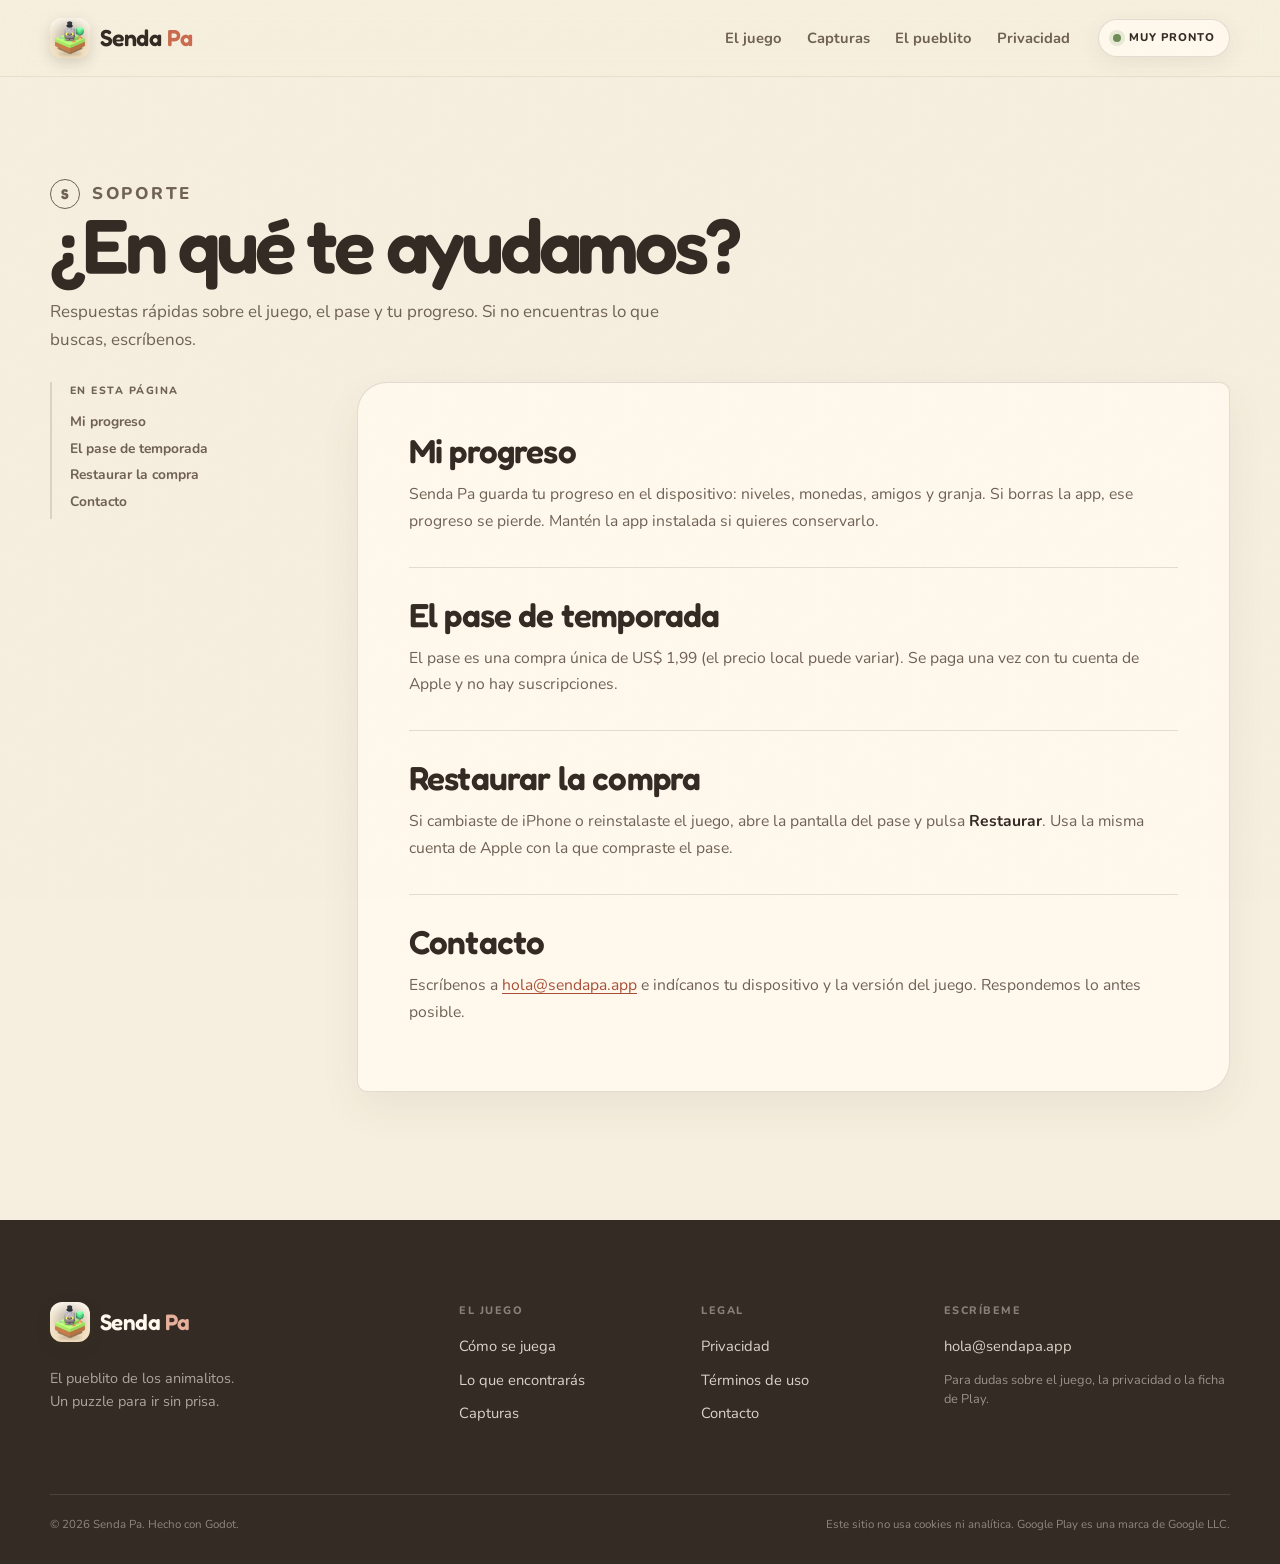
<file: soporte/index.html>
<!doctype html>
<html lang="es">
<head>
  <meta charset="utf-8">
  <meta name="viewport" content="width=device-width, initial-scale=1">
  <title>Soporte — Senda Pa</title>
  <meta name="description" content="Soporte de Senda Pa: preguntas frecuentes, cómo restaurar el pase y cómo contactarnos.">
  <meta name="theme-color" content="#f6efdf">
  <meta name="color-scheme" content="light">

  <link rel="icon" href="../assets/favicon.ico" sizes="any">
  <link rel="icon" type="image/png" href="../assets/icon-32.png" sizes="32x32">
  <link rel="apple-touch-icon" href="../assets/icon-180.png">
  <link rel="preload" href="../assets/fonts/Fredoka.ttf" as="font" type="font/ttf" crossorigin>
  <link rel="preload" href="../assets/fonts/Nunito-400.ttf" as="font" type="font/ttf" crossorigin>
  <link rel="stylesheet" href="../styles.css">

  <meta property="og:type" content="website">
  <meta property="og:locale" content="es_ES">
  <meta property="og:site_name" content="Senda Pa">
  <meta property="og:title" content="Soporte — Senda Pa">
  <meta property="og:description" content="Ayuda para jugar a Senda Pa, restaurar el pase y contactar al equipo.">
  <meta property="og:image" content="../assets/og-image.jpg">
</head>
<body>
  <a class="skip-link" href="#contenido">Saltar al contenido</a>

  <svg class="svg-sprite" aria-hidden="true" xmlns="http://www.w3.org/2000/svg">
    <symbol id="i-check" viewBox="0 0 24 24">
      <path d="m4.5 12.5 4.5 4.5L19.5 6.5"/>
    </symbol>
  </svg>

  <header class="site-header">
    <div class="container header-inner">
      <a class="brand" href="../" aria-label="Senda Pa, inicio">
        <img src="../assets/icon.png" width="40" height="40" alt="">
        <span class="brand-word">Senda <em>Pa</em></span>
      </a>
      <nav class="main-nav" aria-label="Principal">
        <a href="../#juego">El juego</a>
        <a href="../#capturas">Capturas</a>
        <a href="../#pueblito">El pueblito</a>
        <a href="../privacidad/">Privacidad</a>
      </nav>
      <a class="header-pill" href="../#disponible"><span class="status-dot" aria-hidden="true"></span> Muy pronto</a>
    </div>
  </header>

  <main id="contenido">
    <section class="legal-hero">
      <div class="container">
        <p class="kicker"><span class="kicker-num">S</span> Soporte</p>
        <h1>¿En qué te ayudamos?</h1>
        <p>Respuestas rápidas sobre el juego, el pase y tu progreso. Si no encuentras lo que buscas, escríbenos.</p>
      </div>
    </section>

    <div class="container legal-layout">
      <nav class="legal-toc" aria-label="En esta página">
        <h2>En esta página</h2>
        <a href="#progreso">Mi progreso</a>
        <a href="#pase">El pase de temporada</a>
        <a href="#restaurar">Restaurar la compra</a>
        <a href="#contacto">Contacto</a>
      </nav>

      <article class="legal-card">
        <section id="progreso">
          <h2>Mi progreso</h2>
          <p>Senda Pa guarda tu progreso en el dispositivo: niveles, monedas, amigos y granja. Si borras la app, ese progreso se pierde. Mantén la app instalada si quieres conservarlo.</p>
        </section>

        <section id="pase">
          <h2>El pase de temporada</h2>
          <p>El pase es una compra única de US$ 1,99 (el precio local puede variar). Se paga una vez con tu cuenta de Apple y no hay suscripciones.</p>
        </section>

        <section id="restaurar">
          <h2>Restaurar la compra</h2>
          <p>Si cambiaste de iPhone o reinstalaste el juego, abre la pantalla del pase y pulsa <strong>Restaurar</strong>. Usa la misma cuenta de Apple con la que compraste el pase.</p>
        </section>

        <section id="contacto">
          <h2>Contacto</h2>
          <p>Escríbenos a <a href="mailto:hola@sendapa.app">hola@sendapa.app</a> e indícanos tu dispositivo y la versión del juego. Respondemos lo antes posible.</p>
        </section>
      </article>
    </div>
  </main>

  <footer class="site-footer">
    <div class="container footer-grid">
      <div class="footer-brand">
        <a class="brand brand--footer" href="../" aria-label="Senda Pa, inicio">
          <img src="../assets/icon.png" width="44" height="44" alt="" loading="lazy">
          <span class="brand-word">Senda <em>Pa</em></span>
        </a>
        <p>El pueblito de los animalitos.<br>Un puzzle para ir sin prisa.</p>
      </div>
      <nav class="footer-nav" aria-label="El juego">
        <h2>El juego</h2>
        <a href="../#juego">Cómo se juega</a>
        <a href="../#pueblito">Lo que encontrarás</a>
        <a href="../#capturas">Capturas</a>
      </nav>
      <nav class="footer-nav" aria-label="Legal">
        <h2>Legal</h2>
        <a href="../privacidad/">Privacidad</a>
        <a href="../terminos/">Términos de uso</a>
        <a href="mailto:hola@sendapa.app">Contacto</a>
      </nav>
      <div class="footer-contact">
        <h2>Escríbeme</h2>
        <a href="mailto:hola@sendapa.app">hola@sendapa.app</a>
        <p>Para dudas sobre el juego, la privacidad o la ficha de Play.</p>
      </div>
    </div>
    <div class="container footer-bottom">
      <p>© 2026 Senda Pa. Hecho con Godot.</p>
      <p>Este sitio no usa cookies ni analítica. Google Play es una marca de Google LLC.</p>
    </div>
  </footer>

</body>
</html>
</file>
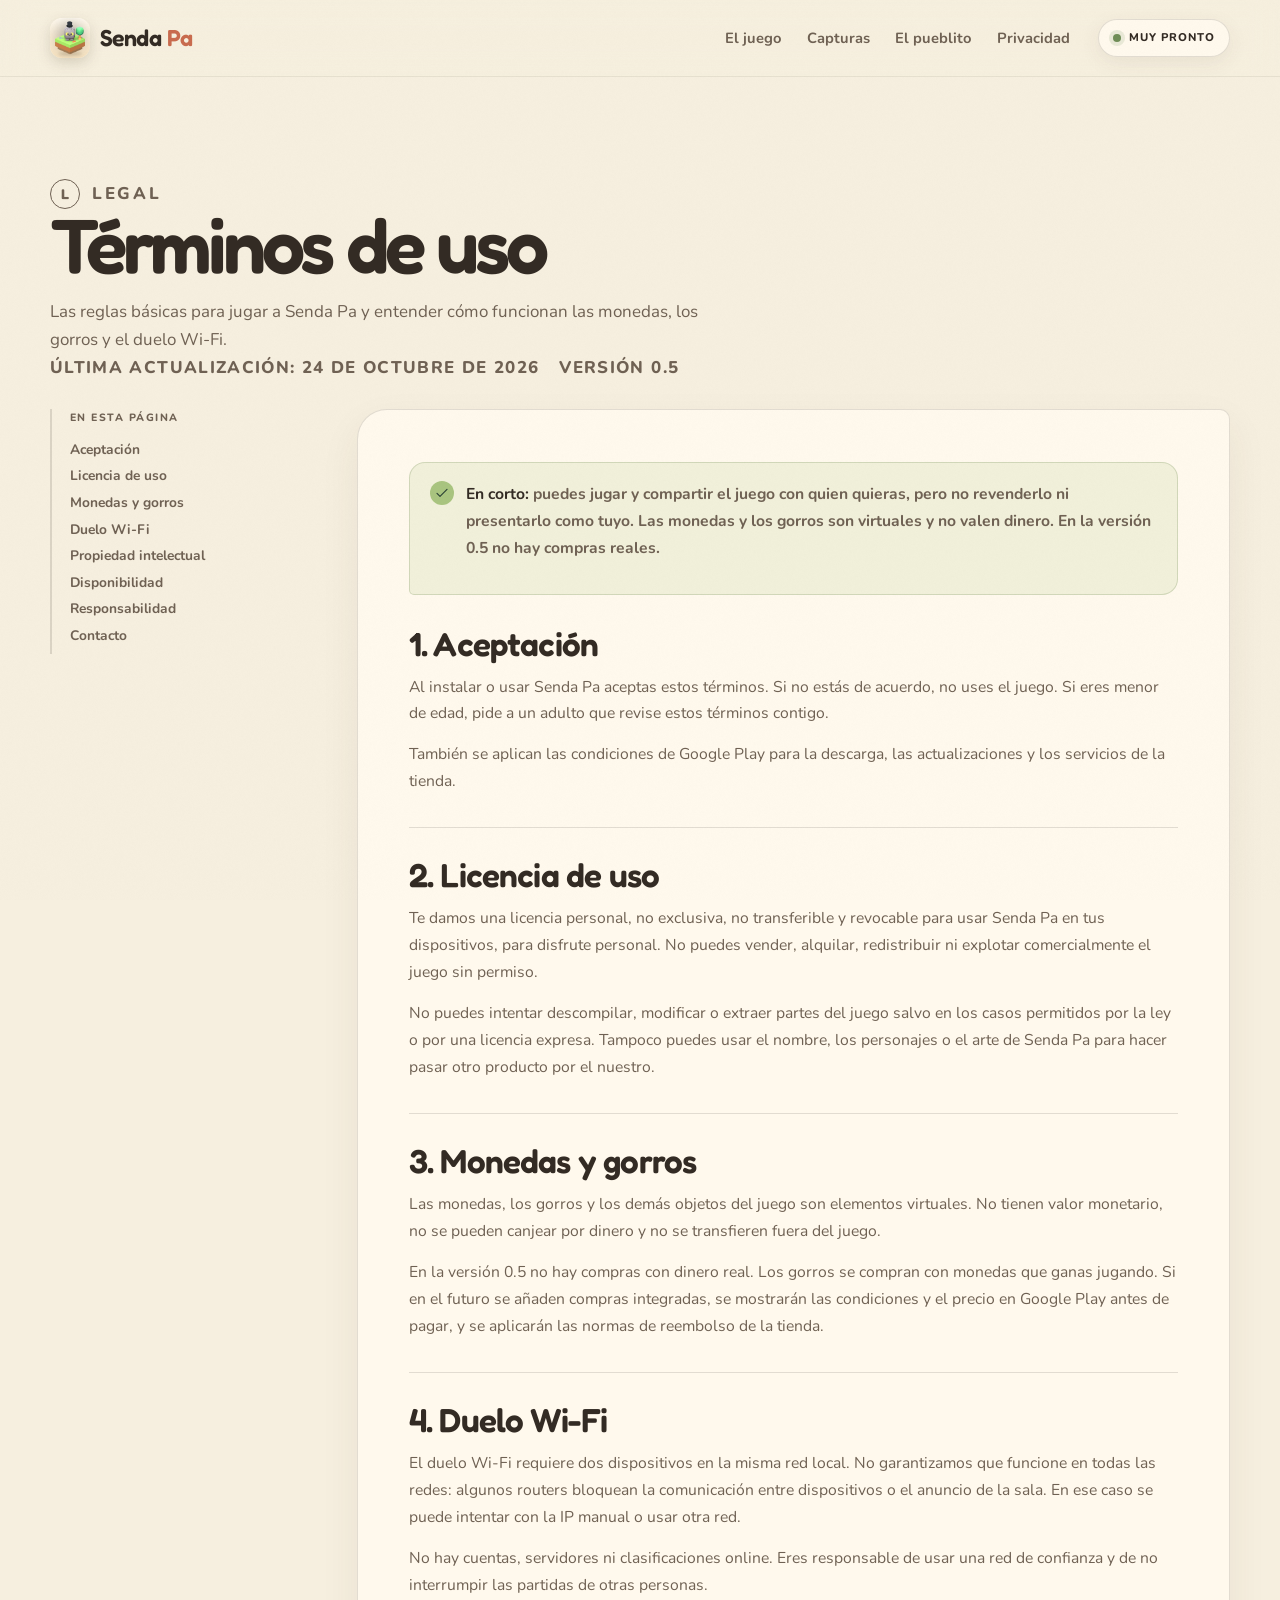
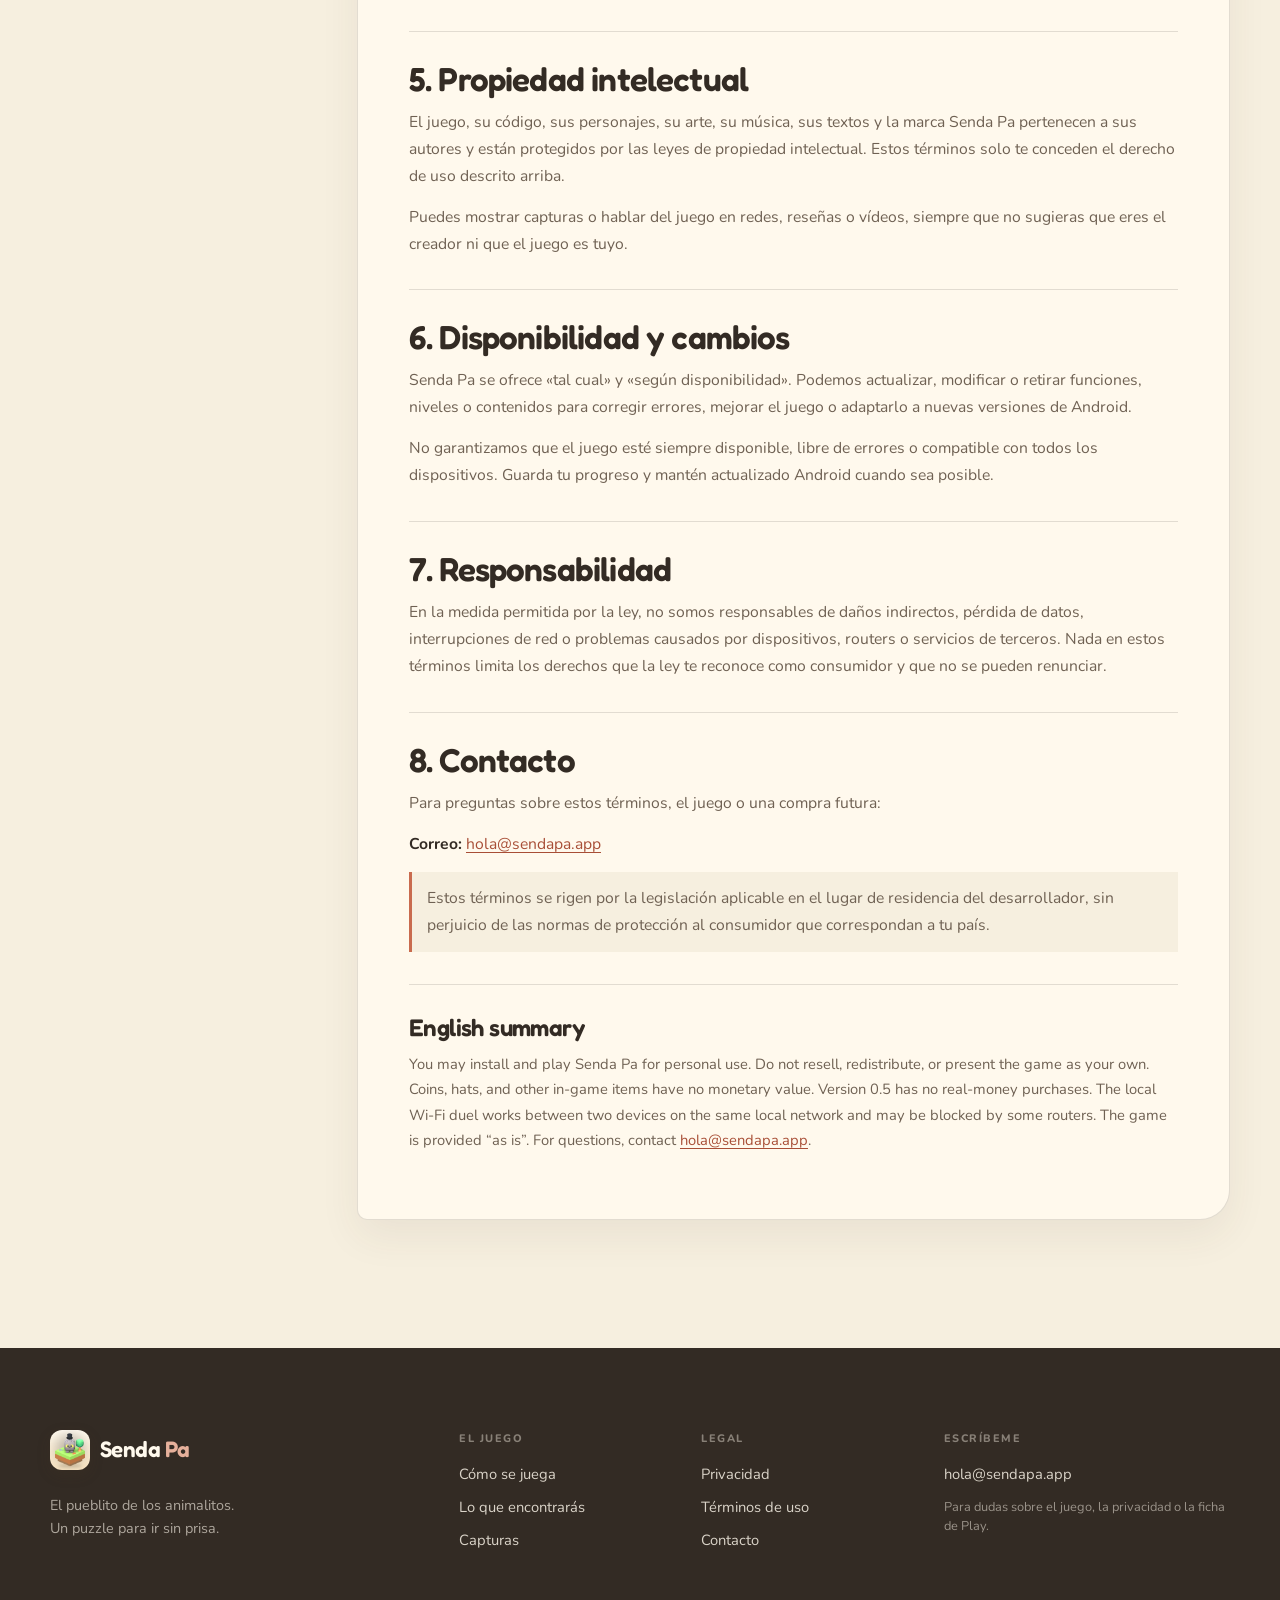
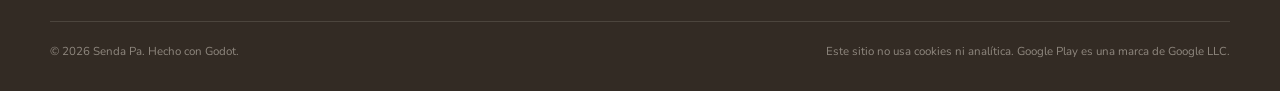
<file: terminos/index.html>
<!doctype html>
<html lang="es">
<head>
  <meta charset="utf-8">
  <meta name="viewport" content="width=device-width, initial-scale=1">
  <title>Términos de uso — Senda Pa</title>
  <meta name="description" content="Términos de uso de Senda Pa: licencia personal, monedas y gorros sin valor monetario, duelo Wi-Fi local y propiedad intelectual.">
  <meta name="theme-color" content="#f6efdf">
  <meta name="color-scheme" content="light">

  <link rel="icon" href="../assets/favicon.ico" sizes="any">
  <link rel="icon" type="image/png" href="../assets/icon-32.png" sizes="32x32">
  <link rel="apple-touch-icon" href="../assets/icon-180.png">
  <link rel="preload" href="../assets/fonts/Fredoka.ttf" as="font" type="font/ttf" crossorigin>
  <link rel="preload" href="../assets/fonts/Nunito-400.ttf" as="font" type="font/ttf" crossorigin>
  <link rel="stylesheet" href="../styles.css">

  <meta property="og:type" content="article">
  <meta property="og:locale" content="es_ES">
  <meta property="og:site_name" content="Senda Pa">
  <meta property="og:title" content="Términos de uso — Senda Pa">
  <meta property="og:description" content="Condiciones para jugar a Senda Pa: licencia personal, monedas del juego y duelo Wi-Fi local.">
  <meta property="og:image" content="../assets/og-image.jpg">
</head>
<body>
  <a class="skip-link" href="#contenido">Saltar al contenido</a>

  <svg class="svg-sprite" aria-hidden="true" xmlns="http://www.w3.org/2000/svg">
    <symbol id="i-check" viewBox="0 0 24 24">
      <path d="m4.5 12.5 4.5 4.5L19.5 6.5"/>
    </symbol>
  </svg>

  <header class="site-header">
    <div class="container header-inner">
      <a class="brand" href="../" aria-label="Senda Pa, inicio">
        <img src="../assets/icon.png" width="40" height="40" alt="">
        <span class="brand-word">Senda <em>Pa</em></span>
      </a>
      <nav class="main-nav" aria-label="Principal">
        <a href="../#juego">El juego</a>
        <a href="../#capturas">Capturas</a>
        <a href="../#pueblito">El pueblito</a>
        <a href="../privacidad/">Privacidad</a>
      </nav>
      <a class="header-pill" href="../#disponible"><span class="status-dot" aria-hidden="true"></span> Muy pronto</a>
    </div>
  </header>

  <main id="contenido">
    <section class="legal-hero">
      <div class="container">
        <p class="kicker"><span class="kicker-num">L</span> Legal</p>
        <h1>Términos de uso</h1>
        <p>Las reglas básicas para jugar a Senda Pa y entender cómo funcionan las monedas, los gorros y el duelo Wi-Fi.</p>
        <p class="legal-meta"><span>Última actualización: 24 de octubre de 2026</span><span>Versión 0.5</span></p>
      </div>
    </section>

    <div class="container legal-layout">
      <nav class="legal-toc" aria-label="En esta página">
        <h2>En esta página</h2>
        <a href="#aceptacion">Aceptación</a>
        <a href="#licencia">Licencia de uso</a>
        <a href="#monedas">Monedas y gorros</a>
        <a href="#wifi">Duelo Wi-Fi</a>
        <a href="#propiedad">Propiedad intelectual</a>
        <a href="#disponibilidad">Disponibilidad</a>
        <a href="#responsabilidad">Responsabilidad</a>
        <a href="#contacto">Contacto</a>
      </nav>

      <article class="legal-card">
        <div class="legal-summary">
          <svg class="icon" aria-hidden="true"><use href="#i-check"/></svg>
          <p><strong>En corto:</strong> puedes jugar y compartir el juego con quien quieras, pero no revenderlo ni presentarlo como tuyo. Las monedas y los gorros son virtuales y no valen dinero. En la versión 0.5 no hay compras reales.</p>
        </div>

        <section id="aceptacion">
          <h2>1. Aceptación</h2>
          <p>Al instalar o usar Senda Pa aceptas estos términos. Si no estás de acuerdo, no uses el juego. Si eres menor de edad, pide a un adulto que revise estos términos contigo.</p>
          <p>También se aplican las condiciones de Google Play para la descarga, las actualizaciones y los servicios de la tienda.</p>
        </section>

        <section id="licencia">
          <h2>2. Licencia de uso</h2>
          <p>Te damos una licencia personal, no exclusiva, no transferible y revocable para usar Senda Pa en tus dispositivos, para disfrute personal. No puedes vender, alquilar, redistribuir ni explotar comercialmente el juego sin permiso.</p>
          <p>No puedes intentar descompilar, modificar o extraer partes del juego salvo en los casos permitidos por la ley o por una licencia expresa. Tampoco puedes usar el nombre, los personajes o el arte de Senda Pa para hacer pasar otro producto por el nuestro.</p>
        </section>

        <section id="monedas">
          <h2>3. Monedas y gorros</h2>
          <p>Las monedas, los gorros y los demás objetos del juego son elementos virtuales. No tienen valor monetario, no se pueden canjear por dinero y no se transfieren fuera del juego.</p>
          <p>En la versión 0.5 no hay compras con dinero real. Los gorros se compran con monedas que ganas jugando. Si en el futuro se añaden compras integradas, se mostrarán las condiciones y el precio en Google Play antes de pagar, y se aplicarán las normas de reembolso de la tienda.</p>
        </section>

        <section id="wifi">
          <h2>4. Duelo Wi-Fi</h2>
          <p>El duelo Wi-Fi requiere dos dispositivos en la misma red local. No garantizamos que funcione en todas las redes: algunos routers bloquean la comunicación entre dispositivos o el anuncio de la sala. En ese caso se puede intentar con la IP manual o usar otra red.</p>
          <p>No hay cuentas, servidores ni clasificaciones online. Eres responsable de usar una red de confianza y de no interrumpir las partidas de otras personas.</p>
        </section>

        <section id="propiedad">
          <h2>5. Propiedad intelectual</h2>
          <p>El juego, su código, sus personajes, su arte, su música, sus textos y la marca Senda Pa pertenecen a sus autores y están protegidos por las leyes de propiedad intelectual. Estos términos solo te conceden el derecho de uso descrito arriba.</p>
          <p>Puedes mostrar capturas o hablar del juego en redes, reseñas o vídeos, siempre que no sugieras que eres el creador ni que el juego es tuyo.</p>
        </section>

        <section id="disponibilidad">
          <h2>6. Disponibilidad y cambios</h2>
          <p>Senda Pa se ofrece «tal cual» y «según disponibilidad». Podemos actualizar, modificar o retirar funciones, niveles o contenidos para corregir errores, mejorar el juego o adaptarlo a nuevas versiones de Android.</p>
          <p>No garantizamos que el juego esté siempre disponible, libre de errores o compatible con todos los dispositivos. Guarda tu progreso y mantén actualizado Android cuando sea posible.</p>
        </section>

        <section id="responsabilidad">
          <h2>7. Responsabilidad</h2>
          <p>En la medida permitida por la ley, no somos responsables de daños indirectos, pérdida de datos, interrupciones de red o problemas causados por dispositivos, routers o servicios de terceros. Nada en estos términos limita los derechos que la ley te reconoce como consumidor y que no se pueden renunciar.</p>
        </section>

        <section id="contacto">
          <h2>8. Contacto</h2>
          <p>Para preguntas sobre estos términos, el juego o una compra futura:</p>
          <p><strong>Correo:</strong> <a href="mailto:hola@sendapa.app">hola@sendapa.app</a></p>
          <p class="legal-note">Estos términos se rigen por la legislación aplicable en el lugar de residencia del desarrollador, sin perjuicio de las normas de protección al consumidor que correspondan a tu país.</p>
        </section>

        <section class="legal-en" lang="en">
          <h2>English summary</h2>
          <p>You may install and play Senda Pa for personal use. Do not resell, redistribute, or present the game as your own. Coins, hats, and other in-game items have no monetary value. Version 0.5 has no real-money purchases. The local Wi-Fi duel works between two devices on the same local network and may be blocked by some routers. The game is provided “as is”. For questions, contact <a href="mailto:hola@sendapa.app">hola@sendapa.app</a>.</p>
        </section>
      </article>
    </div>
  </main>

  <footer class="site-footer">
    <div class="container footer-grid">
      <div class="footer-brand">
        <a class="brand brand--footer" href="../" aria-label="Senda Pa, inicio">
          <img src="../assets/icon.png" width="44" height="44" alt="" loading="lazy">
          <span class="brand-word">Senda <em>Pa</em></span>
        </a>
        <p>El pueblito de los animalitos.<br>Un puzzle para ir sin prisa.</p>
      </div>
      <nav class="footer-nav" aria-label="El juego">
        <h2>El juego</h2>
        <a href="../#juego">Cómo se juega</a>
        <a href="../#pueblito">Lo que encontrarás</a>
        <a href="../#capturas">Capturas</a>
      </nav>
      <nav class="footer-nav" aria-label="Legal">
        <h2>Legal</h2>
        <a href="../privacidad/">Privacidad</a>
        <a href="./" aria-current="page">Términos de uso</a>
        <a href="mailto:hola@sendapa.app">Contacto</a>
      </nav>
      <div class="footer-contact">
        <h2>Escríbeme</h2>
        <a href="mailto:hola@sendapa.app">hola@sendapa.app</a>
        <p>Para dudas sobre el juego, la privacidad o la ficha de Play.</p>
      </div>
    </div>
    <div class="container footer-bottom">
      <p>© 2026 Senda Pa. Hecho con Godot.</p>
      <p>Este sitio no usa cookies ni analítica. Google Play es una marca de Google LLC.</p>
    </div>
  </footer>

</body>
</html>
</file>
<file: styles.css>
@font-face {
  font-family: "Fredoka";
  src: url("assets/fonts/Fredoka.ttf") format("truetype");
  font-weight: 300 700;
  font-style: normal;
  font-display: swap;
}

@font-face {
  font-family: "Nunito";
  src: url("assets/fonts/Nunito-400.ttf") format("truetype");
  font-weight: 400;
  font-style: normal;
  font-display: swap;
}

@font-face {
  font-family: "Nunito";
  src: url("assets/fonts/Nunito-600.ttf") format("truetype");
  font-weight: 600;
  font-style: normal;
  font-display: swap;
}

@font-face {
  font-family: "Nunito";
  src: url("assets/fonts/Nunito-700.ttf") format("truetype");
  font-weight: 700;
  font-style: normal;
  font-display: swap;
}

@font-face {
  font-family: "Nunito";
  src: url("assets/fonts/Nunito-800.ttf") format("truetype");
  font-weight: 800;
  font-style: normal;
  font-display: swap;
}

:root {
  --paper: #f6efdf;
  --paper-deep: #efe3cd;
  --cream: #fff9ed;
  --ink: #332b24;
  --ink-soft: #6f6153;
  --terracotta: #c96b4e;
  --terra-dark: #a84e36;
  --sage: #a9c47f;
  --sage-deep: #6f8d56;
  --forest: #2e4436;
  --line: rgba(51, 43, 36, 0.14);
  --line-strong: rgba(51, 43, 36, 0.24);
  --shadow: 0 24px 60px rgba(74, 53, 36, 0.16);
  --font-display: "Fredoka", "Trebuchet MS", sans-serif;
  --font-body: "Nunito", "Segoe UI", sans-serif;
}

*,
*::before,
*::after {
  box-sizing: border-box;
}

html {
  overflow-x: clip;
  scroll-behavior: smooth;
  scroll-padding-top: 96px;
}

body {
  margin: 0;
  overflow-x: clip;
  background: var(--paper);
  color: var(--ink);
  font-family: var(--font-body);
  font-size: 16px;
  line-height: 1.65;
  -webkit-font-smoothing: antialiased;
  text-rendering: optimizeLegibility;
}

body::after {
  content: "";
  position: fixed;
  inset: 0;
  z-index: 200;
  pointer-events: none;
  background-image: url("assets/noise.png");
  background-size: 96px;
  opacity: 0.1;
  mix-blend-mode: multiply;
}

::selection {
  background: rgba(201, 107, 78, 0.28);
  color: var(--ink);
}

img {
  max-width: 100%;
}

a {
  color: inherit;
}

button,
input,
textarea,
select {
  font: inherit;
}

:focus-visible {
  outline: 3px solid var(--terracotta);
  outline-offset: 3px;
}

.section--gallery :focus-visible,
.site-footer :focus-visible {
  outline-color: var(--cream);
}

.svg-sprite {
  position: absolute;
  width: 0;
  height: 0;
  overflow: hidden;
}

.icon {
  width: 1.15em;
  height: 1.15em;
  flex: 0 0 auto;
  fill: none;
  stroke: currentColor;
  stroke-width: 1.8;
  stroke-linecap: round;
  stroke-linejoin: round;
  vertical-align: -0.14em;
}

.icon--fill,
.icon .fill {
  fill: currentColor;
  stroke: none;
}

.skip-link {
  position: fixed;
  top: 12px;
  left: 12px;
  z-index: 500;
  padding: 12px 18px;
  border-radius: 10px;
  background: var(--ink);
  color: var(--cream);
  font-weight: 800;
  text-decoration: none;
  transform: translateY(-160%);
  transition: transform 0.2s ease;
}

.skip-link:focus {
  transform: translateY(0);
}

.container {
  width: min(1180px, calc(100% - clamp(36px, 7vw, 96px)));
  margin-inline: auto;
}

/* Header */
.site-header {
  position: sticky;
  top: 0;
  z-index: 60;
  background: rgba(246, 239, 223, 0.82);
  border-bottom: 1px solid rgba(51, 43, 36, 0.08);
  backdrop-filter: blur(14px);
}

.header-inner {
  display: flex;
  align-items: center;
  gap: 28px;
  min-height: 76px;
}

.brand {
  display: inline-flex;
  align-items: center;
  gap: 10px;
  color: var(--ink);
  font-family: var(--font-display);
  font-size: 1.45rem;
  font-weight: 600;
  letter-spacing: -0.025em;
  line-height: 1;
  text-decoration: none;
  white-space: nowrap;
}

.brand img {
  width: 40px;
  height: 40px;
  border-radius: 12px;
  box-shadow: 0 5px 14px rgba(74, 53, 36, 0.18);
}

.brand-word em {
  color: var(--terracotta);
  font-style: normal;
}

.main-nav {
  display: flex;
  align-items: center;
  gap: clamp(16px, 2vw, 28px);
  margin-left: auto;
  font-size: 0.92rem;
  font-weight: 700;
}

.main-nav a {
  position: relative;
  padding-block: 10px;
  color: var(--ink-soft);
  text-decoration: none;
}

.main-nav a::after {
  content: "";
  position: absolute;
  right: 100%;
  bottom: 4px;
  left: 0;
  height: 2px;
  border-radius: 2px;
  background: var(--terracotta);
  transition: right 0.28s ease;
}

.main-nav a:hover::after,
.main-nav a:focus-visible::after {
  right: 0;
}

.header-pill {
  display: inline-flex;
  align-items: center;
  gap: 8px;
  padding: 9px 14px;
  border: 1px solid var(--line);
  border-radius: 999px;
  background: var(--cream);
  box-shadow: 0 6px 20px rgba(74, 53, 36, 0.08);
  color: var(--ink);
  font-size: 0.7rem;
  font-weight: 800;
  letter-spacing: 0.09em;
  text-decoration: none;
  text-transform: uppercase;
  white-space: nowrap;
}

.status-dot {
  width: 8px;
  height: 8px;
  border-radius: 50%;
  background: var(--sage-deep);
  box-shadow: 0 0 0 4px rgba(111, 141, 86, 0.15);
}

/* Hero */
.hero {
  position: relative;
  display: grid;
  grid-template-columns: minmax(0, 1.05fr) minmax(0, 0.95fr);
  gap: clamp(32px, 5vw, 84px);
  align-items: center;
  min-height: min(860px, calc(100svh - 76px));
  padding-block: clamp(54px, 7vw, 100px) clamp(70px, 8vw, 118px);
}

.hero-copy {
  position: relative;
  z-index: 2;
  max-width: 620px;
}

.eyebrow {
  display: flex;
  align-items: center;
  gap: 11px;
  margin: 0 0 20px;
  color: var(--terra-dark);
  font-size: 0.74rem;
  font-weight: 800;
  letter-spacing: 0.13em;
  line-height: 1.35;
  text-transform: uppercase;
}

.eyebrow-mark {
  display: inline-grid;
  width: 34px;
  height: 34px;
  flex: 0 0 auto;
  place-items: center;
  border-radius: 50%;
  background: var(--paper-deep);
  color: var(--terra-dark);
  font-size: 1rem;
  transform: rotate(-8deg);
}

.hero h1 {
  margin: 0;
  font-family: var(--font-display);
  font-size: clamp(4.3rem, 10.3vw, 8.9rem);
  font-weight: 600;
  letter-spacing: -0.06em;
  line-height: 0.88;
}

.hero h1 span {
  color: var(--terracotta);
}

.hero-tagline {
  margin: 16px 0 20px;
  font-family: var(--font-display);
  font-size: clamp(1.45rem, 2.7vw, 2.2rem);
  font-weight: 400;
  letter-spacing: -0.025em;
  line-height: 1.1;
}

.hero-lede {
  max-width: 52ch;
  margin: 0 0 30px;
  color: var(--ink-soft);
  font-size: clamp(1.02rem, 1.4vw, 1.18rem);
  line-height: 1.68;
}

.hero-lede strong {
  padding: 0 0.08em;
  background: linear-gradient(transparent 64%, rgba(201, 107, 78, 0.25) 64%);
  color: var(--ink);
}

.btn {
  display: inline-flex;
  min-height: 52px;
  align-items: center;
  justify-content: center;
  gap: 9px;
  padding: 0 23px;
  border: 1px solid transparent;
  border-radius: 18px 18px 18px 6px;
  font-size: 0.98rem;
  font-weight: 800;
  line-height: 1.1;
  text-align: center;
  text-decoration: none;
  transition: transform 0.25s ease, box-shadow 0.25s ease, background 0.25s ease,
    border-color 0.25s ease;
}

.btn .icon {
  width: 18px;
  height: 18px;
}

.btn--primary {
  background: var(--terracotta);
  box-shadow: 0 14px 28px rgba(168, 78, 54, 0.22);
  color: var(--cream);
}

.btn--primary:hover {
  background: var(--terra-dark);
  box-shadow: 0 18px 32px rgba(168, 78, 54, 0.27);
  transform: translateY(-2px);
}

.btn--ghost {
  border-color: var(--line-strong);
  background: transparent;
  color: var(--ink);
}

.btn--ghost:hover {
  border-color: var(--terracotta);
  background: var(--cream);
  transform: translateY(-2px);
}

.hero-actions {
  display: flex;
  flex-wrap: wrap;
  gap: 12px;
}

.hero-facts {
  display: flex;
  flex-wrap: wrap;
  gap: 12px 24px;
  margin: 28px 0 0;
  padding: 0;
  color: var(--ink-soft);
  font-size: 0.86rem;
  font-weight: 700;
  list-style: none;
}

.hero-facts li {
  display: inline-flex;
  align-items: center;
  gap: 7px;
}

.hero-facts .icon {
  width: 20px;
  height: 20px;
  padding: 4px;
  border-radius: 50%;
  background: rgba(169, 196, 127, 0.28);
  color: var(--sage-deep);
  stroke-width: 2.2;
}

.hero-art {
  position: relative;
  display: grid;
  min-height: 610px;
  place-items: center;
}

.sun-disc {
  position: absolute;
  top: 3%;
  right: 1%;
  width: min(82%, 470px);
  aspect-ratio: 1;
  border-radius: 50%;
  background: radial-gradient(circle at 42% 36%, #f7e0b2 0%, #f0d29c 67%, transparent 68%);
  opacity: 0.92;
}

.leaf {
  position: absolute;
  border-radius: 80% 0 80% 0;
  opacity: 0.52;
}

.leaf--one {
  bottom: 9%;
  left: -7%;
  width: 190px;
  height: 126px;
  background: linear-gradient(140deg, #c0d59f, #8fae69);
  transform: rotate(-20deg);
}

.leaf--two {
  right: 2%;
  bottom: 17%;
  width: 92px;
  height: 62px;
  background: var(--sage);
  opacity: 0.42;
  transform: rotate(24deg);
}

.phone {
  position: relative;
  z-index: 2;
  padding: 9px;
  border-radius: 42px;
  background: #2d2925;
  box-shadow: 0 30px 60px rgba(74, 53, 36, 0.26), inset 0 1px 0 rgba(255, 255, 255, 0.16);
}

.phone::after {
  content: "";
  position: absolute;
  top: 18px;
  left: 50%;
  z-index: 3;
  width: 7px;
  height: 7px;
  border-radius: 50%;
  background: #1b1815;
  transform: translateX(-50%);
}

.phone-screen {
  overflow: hidden;
  aspect-ratio: 9 / 19.5;
  border-radius: 34px;
  background: var(--paper);
}

.phone-screen img {
  display: block;
  width: 100%;
  height: 100%;
  background: var(--paper);
  object-fit: contain;
  object-position: top;
}

.phone--hero {
  width: min(330px, 72%);
  transform: rotate(-2.4deg);
}

.sticker {
  position: absolute;
  z-index: 4;
  display: flex;
  align-items: center;
  gap: 10px;
  padding: 10px 14px;
  border: 1px solid var(--line);
  border-radius: 12px 12px 12px 4px;
  background: var(--cream);
  box-shadow: 0 12px 24px rgba(74, 53, 36, 0.14);
  color: var(--ink);
  font-family: var(--font-display);
  line-height: 1.05;
}

.sticker--levels {
  top: 22%;
  left: -2%;
  transform: rotate(-5deg);
}

.sticker-num {
  color: var(--terracotta);
  font-size: 2.2rem;
  font-weight: 600;
  letter-spacing: -0.05em;
  line-height: 0.9;
}

.sticker--levels span:last-child {
  font-size: 0.78rem;
  line-height: 1.1;
}

.sticker--friends {
  right: 0;
  bottom: 11%;
  font-family: var(--font-body);
  font-size: 0.88rem;
  font-weight: 800;
  transform: rotate(4deg);
}

.sticker--friends .icon {
  width: 24px;
  height: 24px;
  color: var(--sage-deep);
}

.sticker--friends strong {
  color: var(--terra-dark);
}

.hero-trail {
  position: absolute;
  bottom: -2%;
  left: -8%;
  z-index: 1;
  width: 116%;
  color: var(--terracotta);
  opacity: 0.46;
}

/* Small hand-drawn divider */
.trail-divider {
  margin-top: -20px;
  color: var(--terracotta);
  opacity: 0.3;
}

.trail-divider svg {
  display: block;
  width: 100%;
  height: 74px;
}

/* Generic section typography */
.section {
  position: relative;
  padding-block: clamp(78px, 10vw, 132px);
}

.section--tight {
  padding-block: clamp(62px, 7vw, 94px);
}

.section-head {
  max-width: 920px;
  margin-bottom: clamp(34px, 5vw, 58px);
}

.kicker {
  display: flex;
  align-items: center;
  gap: 12px;
  margin: 0 0 18px;
  color: var(--terra-dark);
  font-size: 0.72rem;
  font-weight: 800;
  letter-spacing: 0.16em;
  line-height: 1.2;
  text-transform: uppercase;
}

.kicker-num {
  display: inline-grid;
  width: 30px;
  height: 30px;
  flex: 0 0 auto;
  place-items: center;
  border: 1px solid currentColor;
  border-radius: 50%;
  font-family: var(--font-display);
  font-size: 0.88rem;
  letter-spacing: 0;
}

.section h2 {
  margin: 0;
  color: var(--ink);
  font-family: var(--font-display);
  font-size: clamp(2.35rem, 5vw, 4.55rem);
  font-weight: 600;
  letter-spacing: -0.05em;
  line-height: 0.97;
  text-wrap: balance;
}

.section-sub {
  margin: 18px 0 0;
  color: var(--ink-soft);
  font-size: 1.08rem;
}

/* Story */
.story-grid {
  display: grid;
  grid-template-columns: minmax(0, 1.05fr) minmax(0, 0.95fr);
  gap: clamp(40px, 8vw, 104px);
  align-items: center;
}

.story-copy p {
  max-width: 54ch;
  margin: 0 0 18px;
  color: var(--ink-soft);
  font-size: 1.06rem;
}

.story-copy .lead {
  color: var(--ink);
  font-size: clamp(1.24rem, 2vw, 1.52rem);
  line-height: 1.45;
}

.pullquote {
  margin: 34px 0 0;
  padding-left: 22px;
  border-left: 3px solid var(--terracotta);
  color: var(--terra-dark);
  font-family: var(--font-display);
  font-size: clamp(1.55rem, 3vw, 2.3rem);
  font-weight: 400;
  letter-spacing: -0.03em;
  line-height: 1.08;
}

.postcard {
  position: relative;
  justify-self: end;
  width: min(100%, 470px);
  margin: 0;
  padding: 14px 14px 18px;
  border: 1px solid var(--line);
  border-radius: 4px;
  background: var(--cream);
  box-shadow: var(--shadow);
  transform: rotate(2.2deg);
}

.postcard img {
  display: block;
  width: 100%;
  height: auto;
  aspect-ratio: 1 / 1;
  border-radius: 2px;
  background: var(--paper);
  object-fit: cover;
  object-position: center;
}

.postcard figcaption {
  display: flex;
  align-items: baseline;
  gap: 10px;
  padding-top: 14px;
  color: var(--ink);
  font-family: var(--font-display);
  font-size: 1.08rem;
}

.postcard figcaption span {
  color: var(--terra-dark);
  font-family: var(--font-body);
  font-size: 0.62rem;
  font-weight: 800;
  letter-spacing: 0.13em;
  text-transform: uppercase;
}

.postcard-tape {
  position: absolute;
  top: -14px;
  left: -22px;
  width: 104px;
  height: 28px;
  border-right: 1px solid rgba(120, 96, 58, 0.12);
  border-left: 1px solid rgba(120, 96, 58, 0.12);
  background: rgba(232, 214, 179, 0.78);
  box-shadow: 0 2px 7px rgba(74, 53, 36, 0.1);
  transform: rotate(-4deg);
}

.postcard-stamp {
  position: absolute;
  top: -22px;
  right: 20px;
  width: 70px;
  height: 70px;
  padding: 5px;
  border: 1px dashed var(--terra-dark);
  background: var(--paper);
  box-shadow: 0 4px 10px rgba(74, 53, 36, 0.12);
  transform: rotate(6deg);
}

.postcard-stamp img {
  width: 100%;
  height: 100%;
  aspect-ratio: auto;
  object-fit: cover;
}

/* How it works */
.how-grid {
  display: grid;
  grid-template-columns: minmax(0, 1fr) minmax(0, 0.82fr);
  gap: clamp(40px, 7vw, 94px);
  align-items: center;
}

.steps {
  position: relative;
  margin: 0;
  padding: 0;
  list-style: none;
}

.steps::before {
  content: "";
  position: absolute;
  top: 26px;
  bottom: 26px;
  left: 25px;
  border-left: 2px dashed rgba(201, 107, 78, 0.34);
}

.step {
  position: relative;
  display: grid;
  grid-template-columns: 52px minmax(0, 1fr);
  gap: 20px;
  padding-block: 17px;
}

.step-num {
  position: relative;
  z-index: 1;
  display: grid;
  width: 52px;
  height: 52px;
  place-items: center;
  border: 1px solid var(--line-strong);
  border-radius: 50%;
  background: var(--cream);
  box-shadow: 0 4px 0 rgba(74, 53, 36, 0.05);
  color: var(--terra-dark);
  font-family: var(--font-display);
  font-size: 1.35rem;
  font-weight: 500;
}

.step h3 {
  margin: 8px 0 4px;
  font-family: var(--font-display);
  font-size: 1.48rem;
  font-weight: 600;
  letter-spacing: -0.025em;
  line-height: 1.1;
}

.step p {
  max-width: 46ch;
  margin: 0;
  color: var(--ink-soft);
  font-size: 0.98rem;
}

.how-art {
  position: relative;
  display: grid;
  place-items: center;
}

.phone--how {
  width: min(260px, 75%);
  transform: rotate(2.5deg);
}

.how-note {
  position: absolute;
  bottom: 6%;
  left: -12px;
  z-index: 4;
  display: flex;
  max-width: 192px;
  align-items: center;
  gap: 8px;
  padding: 10px 14px;
  border-radius: 10px 10px 10px 3px;
  background: var(--sage);
  box-shadow: 0 10px 20px rgba(74, 53, 36, 0.12);
  color: #2e4436;
  font-size: 0.8rem;
  font-weight: 800;
  line-height: 1.25;
  transform: rotate(-3deg);
}

.how-note .icon {
  width: 19px;
  height: 19px;
}

/* Bento */
.bento {
  display: grid;
  grid-template-columns: repeat(6, minmax(0, 1fr));
  grid-template-rows: 260px 260px 320px;
  gap: clamp(14px, 1.7vw, 22px);
}

.bento-card {
  position: relative;
  display: flex;
  min-width: 0;
  flex-direction: column;
  overflow: hidden;
  border: 1px solid var(--line);
  border-radius: 26px 10px 26px 10px;
  background: var(--cream);
  box-shadow: 0 12px 28px rgba(74, 53, 36, 0.08);
}

.bento-card img {
  display: block;
  width: 100%;
  min-height: 0;
  flex: 1;
  object-fit: cover;
  object-position: center;
}

.bento-card--levels {
  grid-column: span 4;
  grid-row: span 2;
}

.bento-card--pets,
.bento-card--daily {
  grid-column: span 2;
}

.bento-card--farm,
.bento-card--hats {
  grid-column: span 3;
}

.bento-card--pets img,
.bento-card--daily img {
  padding: 10px;
  background: var(--paper);
  object-fit: contain;
}

.bento-copy {
  padding: 16px 18px 18px;
}

.bento-eyebrow {
  display: block;
  margin-bottom: 4px;
  color: var(--terra-dark);
  font-size: 0.64rem;
  font-weight: 800;
  letter-spacing: 0.14em;
  line-height: 1.2;
  text-transform: uppercase;
}

.bento-copy h3 {
  margin: 0 0 4px;
  font-family: var(--font-display);
  font-size: clamp(1.18rem, 1.8vw, 1.62rem);
  font-weight: 600;
  letter-spacing: -0.025em;
  line-height: 1.05;
}

.bento-copy p {
  margin: 0;
  color: var(--ink-soft);
  font-size: 0.82rem;
  line-height: 1.4;
}

/* Gallery */
.section--gallery {
  overflow: hidden;
  background: var(--forest);
  color: var(--cream);
}

.section--gallery::before {
  content: "";
  position: absolute;
  inset: 0;
  pointer-events: none;
  background:
    radial-gradient(circle at 12% 18%, rgba(169, 196, 127, 0.14), transparent 26%),
    radial-gradient(circle at 86% 82%, rgba(201, 107, 78, 0.16), transparent 30%);
}

.section-head--inverse {
  position: relative;
  z-index: 1;
}

.section--gallery .kicker {
  color: #e6b09b;
}

.section--gallery h2 {
  color: var(--cream);
}

.section--gallery .section-sub {
  color: rgba(255, 249, 237, 0.62);
}

.gallery-controls {
  position: relative;
  z-index: 1;
  display: flex;
  align-items: center;
  justify-content: space-between;
  gap: 20px;
  margin-top: 4px;
}

.gallery-hint {
  display: flex;
  align-items: center;
  gap: 8px;
  margin: 0;
  color: rgba(255, 249, 237, 0.58);
  font-size: 0.7rem;
  font-weight: 800;
  letter-spacing: 0.1em;
  text-transform: uppercase;
}

.gallery-hint .icon {
  width: 17px;
  height: 17px;
}

.gallery-buttons {
  display: flex;
  gap: 8px;
}

.round-btn {
  display: grid;
  width: 44px;
  height: 44px;
  place-items: center;
  border: 1px solid rgba(255, 249, 237, 0.34);
  border-radius: 50%;
  background: transparent;
  color: var(--cream);
  cursor: pointer;
  transition: background 0.2s ease, color 0.2s ease, transform 0.2s ease;
}

.round-btn:hover {
  background: var(--cream);
  color: var(--forest);
  transform: translateY(-2px);
}

.round-btn:disabled {
  cursor: default;
  opacity: 0.35;
  transform: none;
}

.gallery-viewport {
  position: relative;
  z-index: 1;
  margin-top: 22px;
  overflow: hidden;
}

.gallery-track {
  display: flex;
  gap: clamp(16px, 2.4vw, 30px);
  overflow-x: auto;
  padding: 20px max(24px, calc((100vw - 1180px) / 2)) 58px;
  cursor: grab;
  overscroll-behavior-inline: contain;
  scrollbar-color: rgba(255, 249, 237, 0.25) transparent;
  scrollbar-width: thin;
  scroll-snap-type: x mandatory;
}

.gallery-track:active {
  cursor: grabbing;
}

.gallery-track::-webkit-scrollbar {
  height: 6px;
}

.gallery-track::-webkit-scrollbar-thumb {
  border-radius: 99px;
  background: rgba(255, 249, 237, 0.22);
}

.gallery-track::-webkit-scrollbar-track {
  background: transparent;
}

.shot {
  flex: 0 0 clamp(188px, 19vw, 246px);
  color: var(--cream);
  scroll-snap-align: center;
  text-decoration: none;
}

.shot:nth-child(even) {
  margin-top: 30px;
}

.shot img {
  -webkit-user-drag: none;
  user-select: none;
}

.phone--gallery {
  width: 100%;
  padding: 7px;
  border-radius: 30px;
  box-shadow: 0 22px 44px rgba(0, 0, 0, 0.28);
  transition: transform 0.3s ease;
}

.phone--gallery .phone-screen {
  border-radius: 24px;
}

.phone--gallery::after {
  width: 5px;
  height: 5px;
  top: 14px;
}

.shot:hover .phone--gallery {
  transform: translateY(-6px) rotate(-1deg);
}

.shot-caption {
  display: block;
  margin-top: 14px;
  color: rgba(255, 249, 237, 0.85);
  font-family: var(--font-display);
  font-size: 1rem;
  text-align: center;
}

/* Wi-Fi */
.wifi {
  display: grid;
  grid-template-columns: minmax(0, 1.04fr) minmax(0, 0.96fr);
  gap: clamp(40px, 8vw, 112px);
  align-items: center;
}

.wifi-art {
  position: relative;
  display: grid;
  min-height: 570px;
  place-items: center;
}

.wifi-halo {
  position: absolute;
  width: 70%;
  aspect-ratio: 1;
  border-radius: 50%;
  background: radial-gradient(circle, rgba(169, 196, 127, 0.55) 0%, rgba(169, 196, 127, 0.16) 52%, transparent 70%);
}

.phone--wifi {
  position: absolute;
  width: min(230px, 55%);
}

.phone--back {
  top: 6%;
  left: 5%;
  transform: rotate(-7deg);
}

.phone--front {
  right: 4%;
  bottom: 1%;
  transform: rotate(5deg);
}

.wifi-badge {
  position: absolute;
  top: 10%;
  right: 1%;
  z-index: 4;
  display: flex;
  align-items: center;
  gap: 8px;
  padding: 10px 15px;
  border: 1px solid var(--line);
  border-radius: 999px;
  background: var(--cream);
  box-shadow: 0 10px 22px rgba(74, 53, 36, 0.13);
  color: var(--ink);
  font-size: 0.82rem;
  font-weight: 800;
  transform: rotate(3deg);
}

.wifi-badge .icon {
  width: 20px;
  height: 20px;
  color: var(--sage-deep);
}

.wifi-arcs {
  position: absolute;
  bottom: 8%;
  width: 100%;
  color: var(--terracotta);
  opacity: 0.5;
}

.wifi-copy h2 {
  font-size: clamp(2.35rem, 5vw, 4.6rem);
}

.wifi-copy p {
  max-width: 50ch;
  margin: 20px 0 0;
  color: var(--ink-soft);
  font-size: 1.04rem;
}

.check-list {
  display: grid;
  gap: 10px;
  margin: 24px 0 0;
  padding: 0;
  list-style: none;
}

.check-list li {
  display: flex;
  align-items: flex-start;
  gap: 10px;
  color: var(--ink);
  font-size: 0.94rem;
  font-weight: 700;
}

.check-list .icon {
  width: 24px;
  height: 24px;
  padding: 5px;
  border-radius: 50%;
  background: rgba(169, 196, 127, 0.24);
  color: var(--sage-deep);
  stroke-width: 2.1;
}

/* Promise */
.promise {
  position: relative;
  overflow: hidden;
  padding-block: clamp(72px, 9vw, 124px);
  background: #b4553c;
  color: var(--cream);
}

.promise::before {
  content: "";
  position: absolute;
  inset: 0;
  background-image: radial-gradient(rgba(255, 249, 237, 0.14) 1px, transparent 1px);
  background-size: 18px 18px;
  opacity: 0.5;
}

.promise-inner {
  position: relative;
  z-index: 1;
  max-width: 930px;
}

.kicker--light {
  color: #ffe0d2;
}

.promise h2 {
  margin: 0 0 24px;
  color: var(--cream);
  font-family: var(--font-display);
  font-size: clamp(3rem, 7vw, 6.3rem);
  font-weight: 600;
  letter-spacing: -0.06em;
  line-height: 0.88;
}

.promise p {
  max-width: 58ch;
  color: rgba(255, 249, 237, 0.86);
  font-size: 1.06rem;
}

.promise-tags {
  display: flex;
  flex-wrap: wrap;
  gap: 10px;
  margin-top: 28px;
}

.promise-tags span {
  padding: 8px 14px;
  border: 1px solid rgba(255, 249, 237, 0.32);
  border-radius: 999px;
  font-size: 0.72rem;
  font-weight: 800;
  letter-spacing: 0.08em;
  text-transform: uppercase;
}

.promise-paw {
  position: absolute;
  right: 1%;
  bottom: -7%;
  width: min(330px, 31vw);
  color: var(--cream);
  opacity: 0.09;
  transform: rotate(-12deg);
}

.promise-paw .icon {
  width: 100%;
  height: auto;
}

/* Final */
.final {
  padding-bottom: clamp(80px, 10vw, 140px);
}

.final-card {
  position: relative;
  display: grid;
  grid-template-columns: minmax(0, 1.22fr) minmax(0, 0.78fr);
  gap: clamp(30px, 5vw, 60px);
  align-items: center;
  overflow: hidden;
  padding: clamp(28px, 5vw, 64px);
  border: 1px solid var(--line);
  border-radius: 44px 12px 44px 12px;
  background: var(--cream);
  box-shadow: var(--shadow);
}

.final-card::before {
  content: "";
  position: absolute;
  top: -110px;
  right: -80px;
  width: 310px;
  height: 310px;
  border-radius: 50%;
  background: radial-gradient(circle, rgba(240, 210, 156, 0.62), transparent 70%);
}

.final-copy {
  position: relative;
  z-index: 1;
}

.final h2 {
  font-size: clamp(2.35rem, 4.8vw, 4.5rem);
}

.final-copy > p {
  max-width: 54ch;
  color: var(--ink-soft);
  font-size: 1.02rem;
}

.final-actions {
  display: flex;
  flex-wrap: wrap;
  gap: 12px;
  margin-top: 26px;
}

.final-meta {
  display: flex;
  align-items: center;
  gap: 8px;
  margin-top: 24px;
  color: var(--ink-soft);
  font-size: 0.7rem;
  font-weight: 800;
  letter-spacing: 0.09em;
  text-transform: uppercase;
}

.final-stamp {
  position: relative;
  display: grid;
  width: min(250px, 76%);
  aspect-ratio: 1;
  place-items: center;
  justify-self: center;
  padding: 22px;
  border: 1px dashed var(--terracotta);
  border-radius: 50%;
  background: var(--paper);
  box-shadow: 0 16px 30px rgba(74, 53, 36, 0.12);
  transform: rotate(5deg);
}

.final-stamp::before {
  content: "";
  position: absolute;
  inset: 10px;
  border: 1px solid rgba(201, 107, 78, 0.24);
  border-radius: 50%;
}

.final-stamp img {
  width: 58%;
  height: auto;
  border-radius: 50%;
}

.final-stamp span {
  margin-top: 7px;
  color: var(--terra-dark);
  font-family: var(--font-display);
  font-size: 0.88rem;
  line-height: 1.05;
  text-align: center;
}

/* Footer */
.site-footer {
  padding-block: clamp(52px, 7vw, 82px) 30px;
  background: var(--ink);
  color: var(--cream);
}

.footer-grid {
  display: grid;
  grid-template-columns: minmax(0, 1.5fr) minmax(0, 0.8fr) minmax(0, 0.8fr) minmax(0, 1.2fr);
  gap: clamp(26px, 4vw, 60px);
}

.brand--footer {
  color: var(--cream);
  font-size: 1.4rem;
}

.brand--footer em {
  color: #e6b09b;
}

.footer-brand p {
  margin: 16px 0 0;
  color: rgba(255, 249, 237, 0.6);
  font-size: 0.9rem;
  line-height: 1.6;
}

.footer-nav h2,
.footer-contact h2 {
  margin: 0 0 14px;
  color: rgba(255, 249, 237, 0.42);
  font-family: var(--font-body);
  font-size: 0.68rem;
  font-weight: 800;
  letter-spacing: 0.14em;
  text-transform: uppercase;
}

.footer-nav a,
.footer-contact a {
  display: block;
  margin-bottom: 9px;
  color: rgba(255, 249, 237, 0.82);
  font-size: 0.92rem;
  text-decoration: none;
}

.footer-nav a:hover,
.footer-contact a:hover {
  color: var(--cream);
  text-decoration: underline;
  text-underline-offset: 4px;
}

.footer-contact p {
  margin: 12px 0 0;
  color: rgba(255, 249, 237, 0.5);
  font-size: 0.8rem;
  line-height: 1.5;
}

.footer-bottom {
  display: flex;
  flex-wrap: wrap;
  justify-content: space-between;
  gap: 20px;
  margin-top: clamp(36px, 5vw, 60px);
  padding-top: 20px;
  border-top: 1px solid rgba(255, 249, 237, 0.12);
}

.footer-bottom p {
  margin: 0;
  color: rgba(255, 249, 237, 0.45);
  font-size: 0.72rem;
}

/* Lightbox */
.lightbox {
  width: min(520px, 92vw);
  max-height: 90vh;
  padding: 0;
  overflow: hidden auto;
  border: 0;
  border-radius: 20px;
  background: var(--forest);
  box-shadow: 0 30px 80px rgba(0, 0, 0, 0.4);
  color: var(--cream);
}

.lightbox::backdrop {
  background: rgba(24, 31, 26, 0.82);
  backdrop-filter: blur(6px);
}

.lightbox img {
  display: block;
  width: 100%;
  max-height: 78vh;
  background: var(--paper);
  object-fit: contain;
}

.lightbox p {
  margin: 0;
  padding: 14px 20px 18px;
  font-family: var(--font-display);
  font-size: 1.1rem;
  text-align: center;
}

.lightbox-close {
  position: absolute;
  top: 10px;
  right: 10px;
  z-index: 2;
  display: grid;
  width: 42px;
  height: 42px;
  place-items: center;
  border: 1px solid rgba(255, 249, 237, 0.35);
  border-radius: 50%;
  background: rgba(46, 68, 54, 0.78);
  color: var(--cream);
  cursor: pointer;
}

/* Reveal */
.js [data-reveal] {
  opacity: 0;
  transform: translateY(18px);
  transition:
    opacity 0.75s cubic-bezier(0.2, 0.7, 0.2, 1),
    transform 0.75s cubic-bezier(0.2, 0.7, 0.2, 1);
  transition-delay: var(--delay, 0s);
}

.js [data-reveal].is-visible {
  opacity: 1;
  transform: none;
}

/* Legal pages */
.legal-hero {
  padding-block: clamp(58px, 8vw, 108px) 28px;
}

.legal-hero h1 {
  margin: 0 0 16px;
  font-family: var(--font-display);
  font-size: clamp(2.8rem, 6vw, 5.2rem);
  font-weight: 600;
  letter-spacing: -0.055em;
  line-height: 0.94;
  text-wrap: balance;
}

.legal-hero > .container > p {
  max-width: 66ch;
  margin: 0;
  color: var(--ink-soft);
  font-size: 1.06rem;
}

.legal-meta {
  display: flex;
  flex-wrap: wrap;
  gap: 10px 20px;
  margin-top: 18px;
  color: var(--ink-soft);
  font-size: 0.72rem;
  font-weight: 800;
  letter-spacing: 0.08em;
  text-transform: uppercase;
}

.legal-layout {
  display: grid;
  grid-template-columns: 230px minmax(0, 1fr);
  gap: clamp(30px, 6vw, 80px);
  align-items: start;
  padding-bottom: clamp(80px, 10vw, 132px);
}

.legal-toc {
  position: sticky;
  top: 100px;
  padding-left: 18px;
  border-left: 2px solid var(--line);
}

.legal-toc h2 {
  margin: 0 0 14px;
  color: var(--ink-soft);
  font-size: 0.66rem;
  font-weight: 800;
  letter-spacing: 0.14em;
  text-transform: uppercase;
}

.legal-toc a {
  display: block;
  margin-bottom: 8px;
  color: var(--ink-soft);
  font-size: 0.86rem;
  font-weight: 700;
  line-height: 1.35;
  text-decoration: none;
}

.legal-toc a:hover,
.legal-toc a:focus-visible {
  color: var(--terra-dark);
  text-decoration: underline;
  text-underline-offset: 3px;
}

.legal-card {
  padding: clamp(24px, 4vw, 54px);
  border: 1px solid var(--line);
  border-radius: 30px 10px 30px 10px;
  background: var(--cream);
  box-shadow: 0 16px 40px rgba(74, 53, 36, 0.07);
}

.legal-summary {
  display: flex;
  align-items: flex-start;
  gap: 12px;
  margin-bottom: 32px;
  padding: 18px 20px;
  border: 1px solid rgba(111, 141, 86, 0.25);
  border-radius: 16px 16px 16px 5px;
  background: rgba(169, 196, 127, 0.17);
}

.legal-summary .icon {
  width: 24px;
  height: 24px;
  flex: 0 0 auto;
  padding: 4px;
  border-radius: 50%;
  background: var(--sage);
  color: #2e4436;
}

.legal-summary p {
  margin: 0;
  color: var(--ink);
  font-size: 0.95rem;
  font-weight: 700;
  line-height: 1.55;
}

.legal-card section {
  scroll-margin-top: 100px;
  margin-top: 32px;
  padding-top: 30px;
  border-top: 1px solid var(--line);
}

.legal-card section:first-of-type {
  margin-top: 0;
  padding-top: 0;
  border-top: 0;
}

.legal-card h2 {
  margin: 0 0 12px;
  font-family: var(--font-display);
  font-size: clamp(1.5rem, 2.6vw, 2.15rem);
  font-weight: 600;
  letter-spacing: -0.025em;
  line-height: 1.05;
}

.legal-card h3 {
  margin: 24px 0 8px;
  font-family: var(--font-display);
  font-size: 1.25rem;
  font-weight: 600;
  line-height: 1.15;
}

.legal-card p,
.legal-card li {
  color: var(--ink-soft);
  font-size: 0.98rem;
  line-height: 1.72;
}

.legal-card p {
  margin: 0 0 14px;
}

.legal-card ul {
  margin: 0 0 16px;
  padding-left: 1.2em;
}

.legal-card li {
  margin-bottom: 6px;
}

.legal-card a {
  color: var(--terra-dark);
  text-decoration-thickness: 1px;
  text-underline-offset: 3px;
}

.legal-card strong {
  color: var(--ink);
}

.legal-note {
  margin: 20px 0;
  padding: 13px 15px;
  border-left: 3px solid var(--terracotta);
  background: var(--paper);
  color: var(--ink-soft);
  font-size: 0.88rem;
  line-height: 1.55;
}

.legal-en {
  margin-top: 40px;
  padding-top: 28px;
  border-top: 1px solid var(--line);
}

.legal-en h2 {
  font-size: 1.5rem;
}

.legal-en p,
.legal-en li {
  font-size: 0.92rem;
}

/* Responsive */
@media (max-width: 1120px) {
  .hero {
    grid-template-columns: minmax(0, 1.1fr) minmax(0, 0.9fr);
  }

  .hero-art {
    min-height: 560px;
  }

  .sticker--levels {
    left: -1%;
  }

  .bento {
    grid-template-rows: 240px 240px 300px;
  }
}

@media (max-width: 980px) {
  .hero {
    grid-template-columns: 1fr;
    min-height: auto;
    padding-block: 48px 64px;
  }

  .hero-copy {
    max-width: 720px;
  }

  .hero-art {
    min-height: 610px;
    margin-top: 6px;
  }

  .phone--hero {
    width: min(320px, 62%);
  }

  .sticker--levels {
    left: 10%;
    top: 15%;
  }

  .sticker--friends {
    right: 10%;
    bottom: 10%;
  }

  .hero-trail {
    left: 4%;
    width: 92%;
  }

  .story-grid,
  .how-grid,
  .wifi {
    grid-template-columns: 1fr;
  }

  .story-copy {
    max-width: 720px;
  }

  .postcard {
    width: min(420px, 100%);
    justify-self: center;
    margin-inline: auto;
  }

  .how-art {
    min-height: 470px;
  }

  .bento {
    grid-template-columns: repeat(2, minmax(0, 1fr));
    grid-template-rows: 250px 250px 260px 260px;
  }

  .bento-card--levels {
    grid-column: span 2;
    grid-row: span 2;
  }

  .bento-card--pets,
  .bento-card--daily {
    grid-column: span 1;
    grid-row: span 1;
  }

  .bento-card--farm,
  .bento-card--hats {
    grid-column: span 1;
    grid-row: span 1;
  }

  .wifi-art {
    min-height: 600px;
  }

  .wifi-copy {
    max-width: 720px;
  }

  .final-card {
    grid-template-columns: 1fr;
  }

  .final-stamp {
    width: min(210px, 60%);
    margin-top: 6px;
  }

  .footer-grid {
    grid-template-columns: 1.4fr 1fr 1fr;
  }

  .footer-contact {
    grid-column: 1 / -1;
  }
}

@media (max-width: 780px) {
  .header-inner {
    gap: 16px;
  }

  .main-nav a:not(:last-child) {
    display: none;
  }

  .main-nav {
    gap: 0;
  }

  .header-pill {
    display: none;
  }

  .hero h1 {
    font-size: clamp(4rem, 16vw, 6.8rem);
  }

  .hero-art {
    min-height: 570px;
  }

  .sticker--levels {
    left: 2%;
  }

  .sticker--friends {
    right: 2%;
  }

  .section h2,
  .wifi-copy h2 {
    font-size: clamp(2.15rem, 8vw, 3.5rem);
  }

  .bento {
    grid-template-rows: 230px 230px 250px 250px;
  }

  .step {
    grid-template-columns: 48px minmax(0, 1fr);
    gap: 16px;
  }

  .step-num {
    width: 48px;
    height: 48px;
    font-size: 1.2rem;
  }

  .steps::before {
    left: 23px;
  }

  .promise h2 {
    font-size: clamp(2.8rem, 12vw, 4.8rem);
  }

  .footer-grid {
    grid-template-columns: 1fr 1fr;
  }

  .footer-brand,
  .footer-contact {
    grid-column: 1 / -1;
  }

  .legal-layout {
    grid-template-columns: 1fr;
  }

  .legal-toc {
    position: static;
    padding: 16px 18px;
    border: 1px solid var(--line);
    border-radius: 14px;
    background: rgba(255, 249, 237, 0.5);
  }

  .legal-toc a {
    margin-bottom: 6px;
  }
}

@media (max-width: 620px) {
  .container {
    width: calc(100% - 32px);
  }

  .site-header {
    backdrop-filter: blur(10px);
  }

  .header-inner {
    min-height: 66px;
  }

  .brand {
    font-size: 1.25rem;
  }

  .brand img {
    width: 34px;
    height: 34px;
    border-radius: 10px;
  }

  .main-nav {
    font-size: 0.78rem;
  }

  .hero {
    padding-block: 38px 54px;
  }

  .hero-art {
    min-height: 510px;
  }

  .phone--hero {
    width: min(285px, 76%);
  }

  .sticker {
    padding: 8px 10px;
  }

  .sticker-num {
    font-size: 1.8rem;
  }

  .sticker--levels {
    display: none;
  }

  .sticker--friends {
    right: 2%;
    bottom: 7%;
    font-size: 0.76rem;
  }

  .leaf--one {
    left: 0;
  }

  .sticker--friends .icon {
    width: 20px;
    height: 20px;
  }

  .sun-disc {
    width: 88%;
  }

  .hero-actions .btn {
    flex: 1 1 auto;
  }

  .hero-facts {
    gap: 10px 16px;
    font-size: 0.78rem;
  }

  .trail-divider {
    display: none;
  }

  .section {
    padding-block: 64px;
  }

  .section--tight {
    padding-block: 54px;
  }

  .section-head {
    margin-bottom: 30px;
  }

  .postcard {
    width: 100%;
    transform: none;
  }

  .postcard-stamp {
    top: -16px;
    right: 12px;
    width: 58px;
    height: 58px;
  }

  .postcard-tape {
    left: -8px;
  }

  .how-art {
    min-height: 400px;
  }

  .phone--how {
    width: min(230px, 70%);
  }

  .how-note {
    bottom: 0;
    left: 0;
  }

  .bento {
    display: flex;
    flex-direction: column;
    gap: 14px;
  }

  .bento-card {
    min-height: 260px;
  }

  .bento-card--levels {
    min-height: 390px;
  }

  .bento-card--pets,
  .bento-card--daily {
    min-height: 245px;
  }

  .bento-card img {
    max-height: 230px;
  }

  .bento-card--levels img {
    max-height: 300px;
  }

  .gallery-controls {
    align-items: flex-start;
  }

  .gallery-hint {
    max-width: 180px;
    line-height: 1.4;
  }

  .gallery-track {
    padding-right: 16px;
    padding-left: 16px;
  }

  .shot {
    flex-basis: 190px;
  }

  .shot:nth-child(even) {
    margin-top: 20px;
  }

  .wifi-art {
    min-height: 470px;
  }

  .phone--wifi {
    width: min(180px, 46%);
  }

  .phone--back {
    left: 8%;
  }

  .phone--front {
    right: 8%;
  }

  .wifi-badge {
    top: 4%;
    right: 0;
    padding: 8px 12px;
    font-size: 0.74rem;
  }

  .promise {
    padding-block: 68px;
  }

  .promise-paw {
    width: 170px;
    opacity: 0.07;
  }

  .promise-tags span {
    font-size: 0.66rem;
  }

  .final-card {
    padding: 26px 22px;
    border-radius: 28px 8px 28px 8px;
  }

  .final-actions .btn {
    flex: 1 1 auto;
  }

  .final-stamp {
    width: 170px;
    padding: 16px;
  }

  .footer-grid {
    grid-template-columns: 1fr;
    gap: 28px;
  }

  .footer-brand,
  .footer-contact {
    grid-column: auto;
  }

  .footer-bottom {
    display: block;
  }

  .footer-bottom p + p {
    margin-top: 8px;
  }

  .legal-hero {
    padding-block: 48px 22px;
  }

  .legal-card {
    padding: 22px 18px;
  }

  .legal-summary {
    padding: 14px;
  }
}

@media (max-width: 400px) {
  .main-nav {
    display: none;
  }

  .hero h1 {
    font-size: 4rem;
  }

  .hero-actions {
    display: grid;
    grid-template-columns: 1fr;
  }

  .hero-actions .btn {
    width: 100%;
  }

  .phone--hero {
    width: 82%;
  }

  .sticker--levels {
    left: 0;
  }

  .sticker--friends {
    right: 0;
  }

  .wifi-art {
    min-height: 420px;
  }

  .phone--wifi {
    width: 44%;
  }

  .phone--back {
    left: 8%;
  }

  .phone--front {
    right: 8%;
  }
}

@media print {
  .site-header,
  .gallery-controls,
  .lightbox,
  .hero-actions,
  .final-actions {
    display: none !important;
  }

  body::after {
    display: none;
  }

  .js [data-reveal] {
    opacity: 1 !important;
    transform: none !important;
  }

  .section--gallery,
  .promise,
  .site-footer {
    background: #fff !important;
    color: #332b24 !important;
  }

  .section--gallery h2,
  .section--gallery .section-sub,
  .promise h2,
  .promise p,
  .site-footer a,
  .site-footer p {
    color: #332b24 !important;
  }
}

@media (prefers-reduced-motion: reduce) {
  html {
    scroll-behavior: auto;
  }

  *,
  *::before,
  *::after {
    animation-duration: 0.01ms !important;
    animation-iteration-count: 1 !important;
    scroll-behavior: auto !important;
    transition-duration: 0.01ms !important;
  }

  .js [data-reveal] {
    opacity: 1;
    transform: none;
  }
}
</file>
